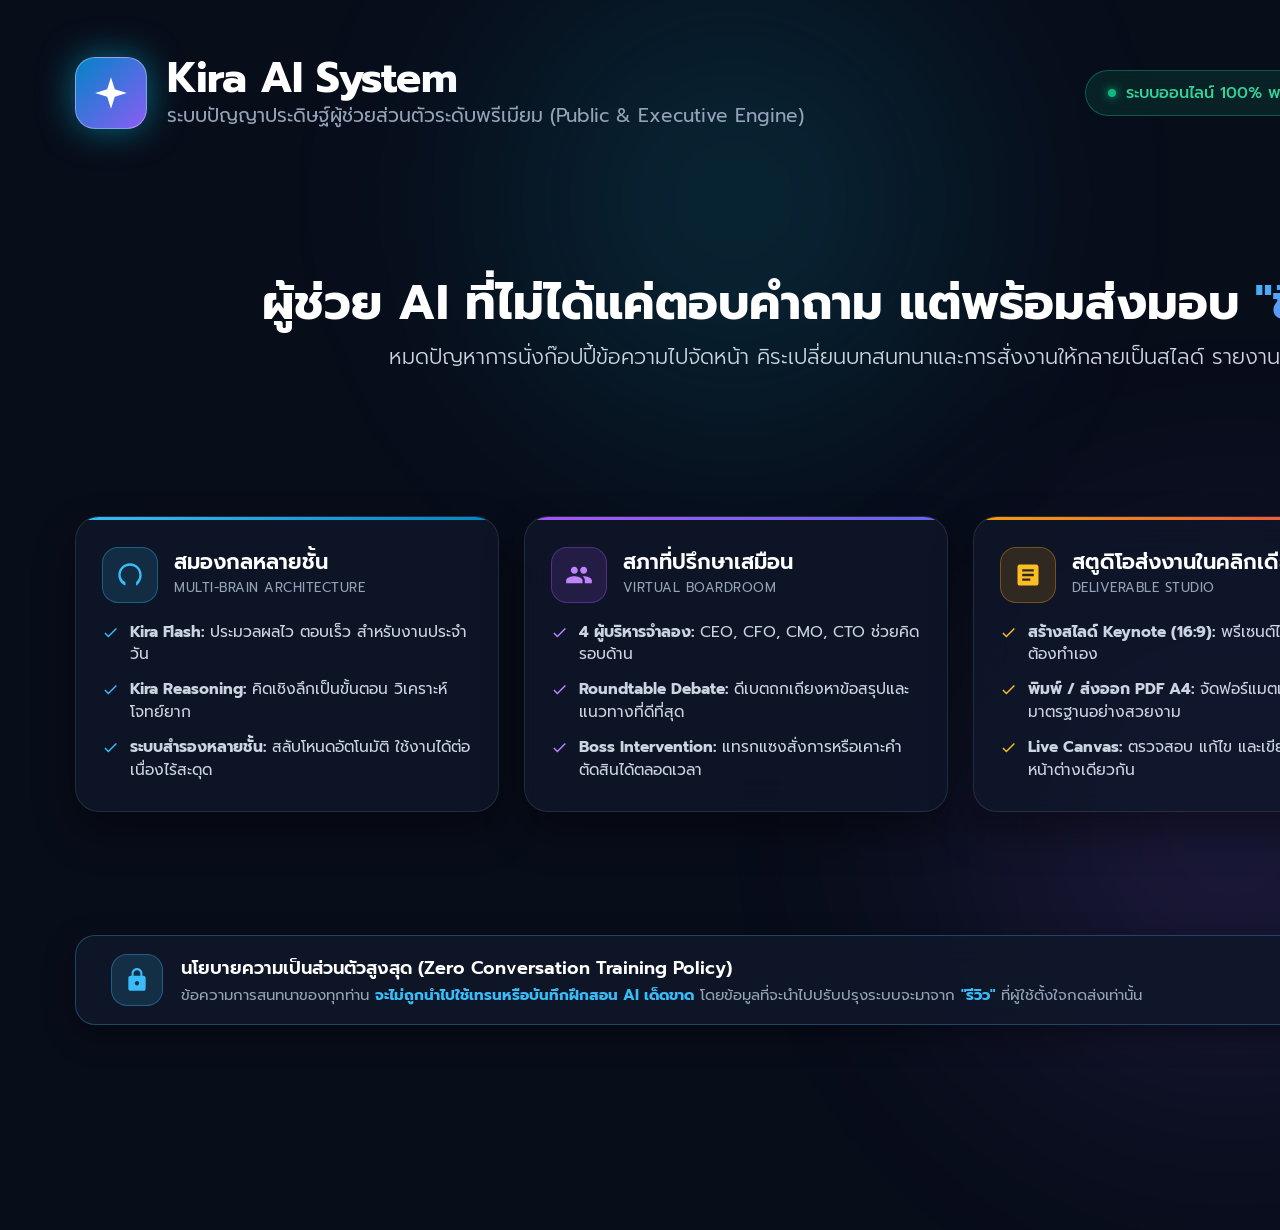
<file: scratch/infographic_16x9.html>
<!DOCTYPE html>
<html lang="th">
<head>
    <meta charset="UTF-8">
    <link href="https://fonts.googleapis.com/css2?family=Prompt:wght@300;400;500;600;700&display=swap" rel="stylesheet">
    <style>
        * { margin: 0; padding: 0; box-sizing: border-box; }
        body {
            width: 1920px;
            height: 1080px;
            background: #080d1a;
            color: #f8fafc;
            font-family: 'Prompt', 'Leelawadee UI', sans-serif;
            overflow: hidden;
            position: relative;
            display: flex;
            flex-direction: column;
            justify-content: space-between;
            padding: 55px 75px;
        }

        .ambient-glow-1 {
            position: absolute;
            top: -150px;
            left: 20%;
            width: 700px;
            height: 700px;
            background: radial-gradient(circle, rgba(6, 182, 212, 0.18) 0%, rgba(6, 182, 212, 0) 70%);
            filter: blur(80px);
            z-index: 0;
            pointer-events: none;
        }
        .ambient-glow-2 {
            position: absolute;
            bottom: -150px;
            right: 15%;
            width: 800px;
            height: 800px;
            background: radial-gradient(circle, rgba(139, 92, 246, 0.18) 0%, rgba(139, 92, 246, 0) 70%);
            filter: blur(90px);
            z-index: 0;
            pointer-events: none;
        }

        /* Header */
        .header {
            position: relative;
            z-index: 10;
            display: flex;
            justify-content: space-between;
            align-items: center;
        }
        .brand-group {
            display: flex;
            align-items: center;
            gap: 20px;
        }
        .brand-logo {
            width: 72px;
            height: 72px;
            background: linear-gradient(135deg, #0284c7, #8b5cf6);
            border-radius: 20px;
            display: flex;
            align-items: center;
            justify-content: center;
            box-shadow: 0 0 35px rgba(6, 182, 212, 0.55);
            border: 1px solid rgba(255, 255, 255, 0.35);
        }
        .brand-logo svg {
            width: 38px;
            height: 38px;
            fill: #ffffff;
        }
        .brand-text h1 {
            font-size: 42px;
            font-weight: 700;
            letter-spacing: -0.5px;
            background: linear-gradient(135deg, #ffffff 40%, #93c5fd 100%);
            -webkit-background-clip: text;
            -webkit-text-fill-color: transparent;
            line-height: 1.1;
        }
        .brand-text p {
            font-size: 19px;
            color: #94a3b8;
            font-weight: 400;
        }

        .header-badges {
            display: flex;
            gap: 15px;
        }
        .pill-badge {
            background: rgba(255, 255, 255, 0.06);
            border: 1px solid rgba(255, 255, 255, 0.12);
            padding: 10px 22px;
            border-radius: 30px;
            font-size: 16px;
            font-weight: 500;
            color: #cbd5e1;
            display: flex;
            align-items: center;
            gap: 10px;
            backdrop-filter: blur(10px);
        }
        .pill-badge.highlight {
            background: rgba(16, 185, 129, 0.12);
            border-color: rgba(16, 185, 129, 0.4);
            color: #34d399;
        }
        .dot {
            width: 8px;
            height: 8px;
            border-radius: 50%;
            background: #10b981;
            box-shadow: 0 0 10px #10b981;
        }

        /* Hero Pitch */
        .hero-pitch {
            position: relative;
            z-index: 10;
            text-align: center;
            margin: 20px 0 10px 0;
        }
        .hero-pitch h2 {
            font-size: 48px;
            font-weight: 700;
            line-height: 1.25;
            color: #ffffff;
            margin-bottom: 8px;
        }
        .hero-pitch h2 span.gradient {
            background: linear-gradient(135deg, #38bdf8 0%, #a855f7 60%, #f59e0b 100%);
            -webkit-background-clip: text;
            -webkit-text-fill-color: transparent;
        }
        .hero-pitch p {
            font-size: 21px;
            color: #cbd5e1;
            font-weight: 300;
            max-width: 1250px;
            margin: 0 auto;
        }

        /* 4 Core Pillars Grid */
        .grid-pillars {
            position: relative;
            z-index: 10;
            display: grid;
            grid-template-columns: repeat(4, 1fr);
            gap: 25px;
            margin-top: 10px;
        }
        .pillar-card {
            background: rgba(15, 23, 42, 0.75);
            border: 1px solid rgba(255, 255, 255, 0.1);
            border-radius: 24px;
            padding: 30px 26px;
            backdrop-filter: blur(20px);
            display: flex;
            flex-direction: column;
            justify-content: space-between;
            position: relative;
            overflow: hidden;
            box-shadow: 0 20px 40px rgba(0, 0, 0, 0.4);
        }
        .pillar-card::before {
            content: '';
            position: absolute;
            top: 0; left: 0; right: 0; height: 3px;
        }
        .pillar-card.card-1::before { background: linear-gradient(90deg, #38bdf8, #0284c7); }
        .pillar-card.card-2::before { background: linear-gradient(90deg, #a855f7, #6366f1); }
        .pillar-card.card-3::before { background: linear-gradient(90deg, #f59e0b, #ef4444); }
        .pillar-card.card-4::before { background: linear-gradient(90deg, #10b981, #06b6d4); }

        .card-header {
            display: flex;
            align-items: center;
            gap: 16px;
            margin-bottom: 18px;
        }
        .icon-box {
            width: 56px;
            height: 56px;
            border-radius: 16px;
            display: flex;
            align-items: center;
            justify-content: center;
        }
        .icon-box svg {
            width: 28px;
            height: 28px;
        }
        .card-1 .icon-box { background: rgba(56, 189, 248, 0.15); border: 1px solid rgba(56, 189, 248, 0.35); }
        .card-1 .icon-box svg { fill: #38bdf8; }
        .card-2 .icon-box { background: rgba(168, 85, 247, 0.15); border: 1px solid rgba(168, 85, 247, 0.35); }
        .card-2 .icon-box svg { fill: #c084fc; }
        .card-3 .icon-box { background: rgba(245, 158, 11, 0.15); border: 1px solid rgba(245, 158, 11, 0.35); }
        .card-3 .icon-box svg { fill: #fbbf24; }
        .card-4 .icon-box { background: rgba(16, 185, 129, 0.15); border: 1px solid rgba(16, 185, 129, 0.35); }
        .card-4 .icon-box svg { fill: #34d399; }

        .card-title-box h3 {
            font-size: 21px;
            font-weight: 600;
            color: #ffffff;
            line-height: 1.2;
        }
        .card-title-box span {
            font-size: 13px;
            color: #94a3b8;
            font-weight: 400;
            text-transform: uppercase;
            letter-spacing: 0.5px;
        }

        .feature-list {
            list-style: none;
            display: flex;
            flex-direction: column;
            gap: 13px;
            margin-top: 10px;
        }
        .feature-list li {
            font-size: 15.5px;
            color: #cbd5e1;
            line-height: 1.45;
            display: flex;
            align-items: flex-start;
            gap: 11px;
        }
        .check-icon {
            width: 17px;
            height: 17px;
            margin-top: 3px;
            flex-shrink: 0;
        }
        .card-1 .check-icon { fill: #38bdf8; }
        .card-2 .check-icon { fill: #c084fc; }
        .card-3 .check-icon { fill: #fbbf24; }
        .card-4 .check-icon { fill: #34d399; }

        /* Trust & Privacy Guarantee Footer */
        .trust-footer {
            position: relative;
            z-index: 10;
            background: rgba(15, 23, 42, 0.88);
            border: 1px solid rgba(56, 189, 248, 0.3);
            border-radius: 20px;
            padding: 18px 35px;
            display: flex;
            justify-content: space-between;
            align-items: center;
            backdrop-filter: blur(15px);
            box-shadow: 0 10px 30px rgba(0, 0, 0, 0.35);
        }
        .trust-privacy {
            display: flex;
            align-items: center;
            gap: 18px;
        }
        .shield-icon {
            width: 52px;
            height: 52px;
            border-radius: 16px;
            display: flex;
            align-items: center;
            justify-content: center;
            background: rgba(56, 189, 248, 0.15);
            border: 1px solid rgba(56, 189, 248, 0.35);
            flex-shrink: 0;
        }
        .shield-icon svg {
            width: 26px;
            height: 26px;
            fill: #38bdf8;
        }
        .trust-text h4 {
            font-size: 18px;
            font-weight: 600;
            color: #ffffff;
            margin-bottom: 2px;
        }
        .trust-text p {
            font-size: 15px;
            color: #94a3b8;
        }
        .trust-text p strong {
            color: #38bdf8;
        }

        .cta-group {
            display: flex;
            align-items: center;
            gap: 20px;
        }
        .free-quota-badge {
            font-size: 16px;
            color: #cbd5e1;
            font-weight: 500;
        }
        .free-quota-badge strong {
            color: #fbbf24;
        }
        .btn-launch {
            background: linear-gradient(135deg, #0284c7, #6366f1);
            color: #ffffff;
            font-size: 17px;
            font-weight: 600;
            padding: 12px 28px;
            border-radius: 12px;
            display: flex;
            align-items: center;
            gap: 10px;
            box-shadow: 0 0 20px rgba(99, 102, 241, 0.4);
            border: 1px solid rgba(255, 255, 255, 0.2);
        }
        .btn-launch svg {
            width: 16px;
            height: 16px;
            fill: #ffffff;
        }
    </style>
</head>
<body>
    <div class="ambient-glow-1"></div>
    <div class="ambient-glow-2"></div>

    <!-- Header -->
    <div class="header">
        <div class="brand-group">
            <div class="brand-logo">
                <svg viewBox="0 0 24 24"><path d="M12 2L14.4 9.6L22 12L14.4 14.4L12 22L9.6 14.4L2 12L9.6 9.6L12 2Z"/></svg>
            </div>
            <div class="brand-text">
                <h1>Kira AI System</h1>
                <p>ระบบปัญญาประดิษฐ์ผู้ช่วยส่วนตัวระดับพรีเมียม (Public & Executive Engine)</p>
            </div>
        </div>
        <div class="header-badges">
            <div class="pill-badge highlight">
                <span class="dot"></span>
                <span>ระบบออนไลน์ 100% พร้อมใช้งาน</span>
            </div>
            <div class="pill-badge">
                <span>ภาษาไทยธรรมชาติ 100%</span>
            </div>
            <div class="pill-badge">
                <span>ความปลอดภัยข้อมูลสูงสุด</span>
            </div>
        </div>
    </div>

    <!-- Hero Pitch -->
    <div class="hero-pitch">
        <h2>ผู้ช่วย AI ที่ไม่ได้แค่ตอบคำถาม แต่พร้อมส่งมอบ <span class="gradient">"ชิ้นงานจริง"</span> ให้คุณ</h2>
        <p>หมดปัญหาการนั่งก๊อปปี้ข้อความไปจัดหน้า คิระเปลี่ยนบทสนทนาและการสั่งงานให้กลายเป็นสไลด์ รายงาน และผลงานเสร็จสมบูรณ์ทันที</p>
    </div>

    <!-- 4 Core Pillars Grid -->
    <div class="grid-pillars">
        <!-- Card 1 -->
        <div class="pillar-card card-1">
            <div>
                <div class="card-header">
                    <div class="icon-box">
                        <svg viewBox="0 0 24 24"><path d="M12 2C6.48 2 2 6.48 2 12c0 3.84 2.16 7.18 5.34 8.86.37.19.78-.12.78-.54v-1.74c0-.38-.26-.71-.62-.83A6.994 6.994 0 0 1 4 12c0-4.41 3.59-8 8-8s8 3.59 8 8c0 2.21-.9 4.21-2.35 5.66-.27.27-.42.64-.42 1.02v1.74c0 .42.41.73.78.54C19.84 19.18 22 15.84 22 12c0-5.52-4.48-10-10-10z"/></svg>
                    </div>
                    <div class="card-title-box">
                        <h3>สมองกลหลายชั้น</h3>
                        <span>Multi-Brain Architecture</span>
                    </div>
                </div>
                <ul class="feature-list">
                    <li><svg class="check-icon" viewBox="0 0 24 24"><path d="M9 16.17L4.83 12l-1.42 1.41L9 19 21 7l-1.41-1.41z"/></svg><span><strong>Kira Flash:</strong> ประมวลผลไว ตอบเร็ว สำหรับงานประจำวัน</span></li>
                    <li><svg class="check-icon" viewBox="0 0 24 24"><path d="M9 16.17L4.83 12l-1.42 1.41L9 19 21 7l-1.41-1.41z"/></svg><span><strong>Kira Reasoning:</strong> คิดเชิงลึกเป็นขั้นตอน วิเคราะห์โจทย์ยาก</span></li>
                    <li><svg class="check-icon" viewBox="0 0 24 24"><path d="M9 16.17L4.83 12l-1.42 1.41L9 19 21 7l-1.41-1.41z"/></svg><span><strong>ระบบสำรองหลายชั้น:</strong> สลับโหนดอัตโนมัติ ใช้งานได้ต่อเนื่องไร้สะดุด</span></li>
                </ul>
            </div>
        </div>

        <!-- Card 2 -->
        <div class="pillar-card card-2">
            <div>
                <div class="card-header">
                    <div class="icon-box">
                        <svg viewBox="0 0 24 24"><path d="M16 11c1.66 0 2.99-1.34 2.99-3S17.66 5 16 5c-1.66 0-3 1.34-3 3s1.34 3 3 3zm-8 0c1.66 0 2.99-1.34 2.99-3S9.66 5 8 5C6.34 5 5 6.34 5 8s1.34 3 3 3zm0 2c-2.33 0-7 1.17-7 3.5V19h14v-2.5c0-2.33-4.67-3.5-7-3.5zm8 0c-.29 0-.62.02-.97.05 1.16.84 1.97 1.97 1.97 3.45V19h6v-2.5c0-2.33-4.67-3.5-7-3.5z"/></svg>
                    </div>
                    <div class="card-title-box">
                        <h3>สภาที่ปรึกษาเสมือน</h3>
                        <span>Virtual Boardroom</span>
                    </div>
                </div>
                <ul class="feature-list">
                    <li><svg class="check-icon" viewBox="0 0 24 24"><path d="M9 16.17L4.83 12l-1.42 1.41L9 19 21 7l-1.41-1.41z"/></svg><span><strong>4 ผู้บริหารจำลอง:</strong> CEO, CFO, CMO, CTO ช่วยคิดรอบด้าน</span></li>
                    <li><svg class="check-icon" viewBox="0 0 24 24"><path d="M9 16.17L4.83 12l-1.42 1.41L9 19 21 7l-1.41-1.41z"/></svg><span><strong>Roundtable Debate:</strong> ดีเบตถกเถียงหาข้อสรุปและแนวทางที่ดีที่สุด</span></li>
                    <li><svg class="check-icon" viewBox="0 0 24 24"><path d="M9 16.17L4.83 12l-1.42 1.41L9 19 21 7l-1.41-1.41z"/></svg><span><strong>Boss Intervention:</strong> แทรกแซงสั่งการหรือเคาะคำตัดสินได้ตลอดเวลา</span></li>
                </ul>
            </div>
        </div>

        <!-- Card 3 -->
        <div class="pillar-card card-3">
            <div>
                <div class="card-header">
                    <div class="icon-box">
                        <svg viewBox="0 0 24 24"><path d="M19 3H5c-1.1 0-2 .9-2 2v14c0 1.1.9 2 2 2h14c1.1 0 2-.9 2-2V5c0-1.1-.9-2-2-2zm-5 14H7v-2h7v2zm3-4H7v-2h10v2zm0-4H7V7h10v2z"/></svg>
                    </div>
                    <div class="card-title-box">
                        <h3>สตูดิโอส่งงานในคลิกเดียว</h3>
                        <span>Deliverable Studio</span>
                    </div>
                </div>
                <ul class="feature-list">
                    <li><svg class="check-icon" viewBox="0 0 24 24"><path d="M9 16.17L4.83 12l-1.42 1.41L9 19 21 7l-1.41-1.41z"/></svg><span><strong>สร้างสไลด์ Keynote (16:9):</strong> พรีเซนต์ได้ทันที ไม่ต้องทำเอง</span></li>
                    <li><svg class="check-icon" viewBox="0 0 24 24"><path d="M9 16.17L4.83 12l-1.42 1.41L9 19 21 7l-1.41-1.41z"/></svg><span><strong>พิมพ์ / ส่งออก PDF A4:</strong> จัดฟอร์แมตเอกสารมาตรฐานอย่างสวยงาม</span></li>
                    <li><svg class="check-icon" viewBox="0 0 24 24"><path d="M9 16.17L4.83 12l-1.42 1.41L9 19 21 7l-1.41-1.41z"/></svg><span><strong>Live Canvas:</strong> ตรวจสอบ แก้ไข และเขียนงานสดในหน้าต่างเดียวกัน</span></li>
                </ul>
            </div>
        </div>

        <!-- Card 4 -->
        <div class="pillar-card card-4">
            <div>
                <div class="card-header">
                    <div class="icon-box">
                        <svg viewBox="0 0 24 24"><path d="M12 1L3 5v6c0 5.55 3.84 10.74 9 12 5.16-1.26 9-6.45 9-12V5l-9-4zm0 10.99h7c-.53 4.12-3.28 7.79-7 8.94V12H5V6.3l7-3.11v8.8z"/></svg>
                    </div>
                    <div class="card-title-box">
                        <h3>คลังออฟไลน์ & ดูแลทุกวัย</h3>
                        <span>Offline Vault & Adaptive</span>
                    </div>
                </div>
                <ul class="feature-list">
                    <li><svg class="check-icon" viewBox="0 0 24 24"><path d="M9 16.17L4.83 12l-1.42 1.41L9 19 21 7l-1.41-1.41z"/></svg><span><strong>Offline Vault:</strong> ทำงาน บันทึก และค้นหาเอกสารได้แม้ไม่มีเน็ต</span></li>
                    <li><svg class="check-icon" viewBox="0 0 24 24"><path d="M9 16.17L4.83 12l-1.42 1.41L9 19 21 7l-1.41-1.41z"/></svg><span><strong>PWA Mobile App:</strong> ติดตั้งลงสมาร์ตโฟนและคอมได้ทันที</span></li>
                    <li><svg class="check-icon" viewBox="0 0 24 24"><path d="M9 16.17L4.83 12l-1.42 1.41L9 19 21 7l-1.41-1.41z"/></svg><span><strong>Silver Care Mode:</strong> โหมดวัยเก๋าอุ่นใจ ตัวหนังสือใหญ่สั่งด้วยเสียง</span></li>
                </ul>
            </div>
        </div>
    </div>

    <!-- Trust & Privacy Guarantee Footer -->
    <div class="trust-footer">
        <div class="trust-privacy">
            <div class="shield-icon">
                <svg viewBox="0 0 24 24"><path d="M18 8h-1V6c0-2.76-2.24-5-5-5S7 3.24 7 6v2H6c-1.1 0-2 .9-2 2v10c0 1.1.9 2 2 2h12c1.1 0 2-.9 2-2V10c0-1.1-.9-2-2-2zm-6 9c-1.1 0-2-.9-2-2s.9-2 2-2 2 .9 2 2-.9 2-2 2zm3.1-9H8.9V6c0-1.71 1.39-3.1 3.1-3.1 1.71 0 3.1 1.39 3.1 3.1v2z"/></svg>
            </div>
            <div class="trust-text">
                <h4>นโยบายความเป็นส่วนตัวสูงสุด (Zero Conversation Training Policy)</h4>
                <p>ข้อความการสนทนาของทุกท่าน <strong>จะไม่ถูกนำไปใช้เทรนหรือบันทึกฝึกสอน AI เด็ดขาด</strong> โดยข้อมูลที่จะนำไปปรับปรุงระบบจะมาจาก <strong>"รีวิว"</strong> ที่ผู้ใช้ตั้งใจกดส่งเท่านั้น</p>
            </div>
        </div>
        <div class="cta-group">
            <div class="free-quota-badge">
                ใช้งานฟรี <strong>15 โควต้า/วัน</strong>
            </div>
            <div class="btn-launch">
                <span>เริ่มต้นใช้งานทันที</span>
                <svg viewBox="0 0 24 24"><path d="M5 12h14M12 5l7 7-7 7"/></svg>
            </div>
        </div>
    </div>
</body>
</html>
</file>
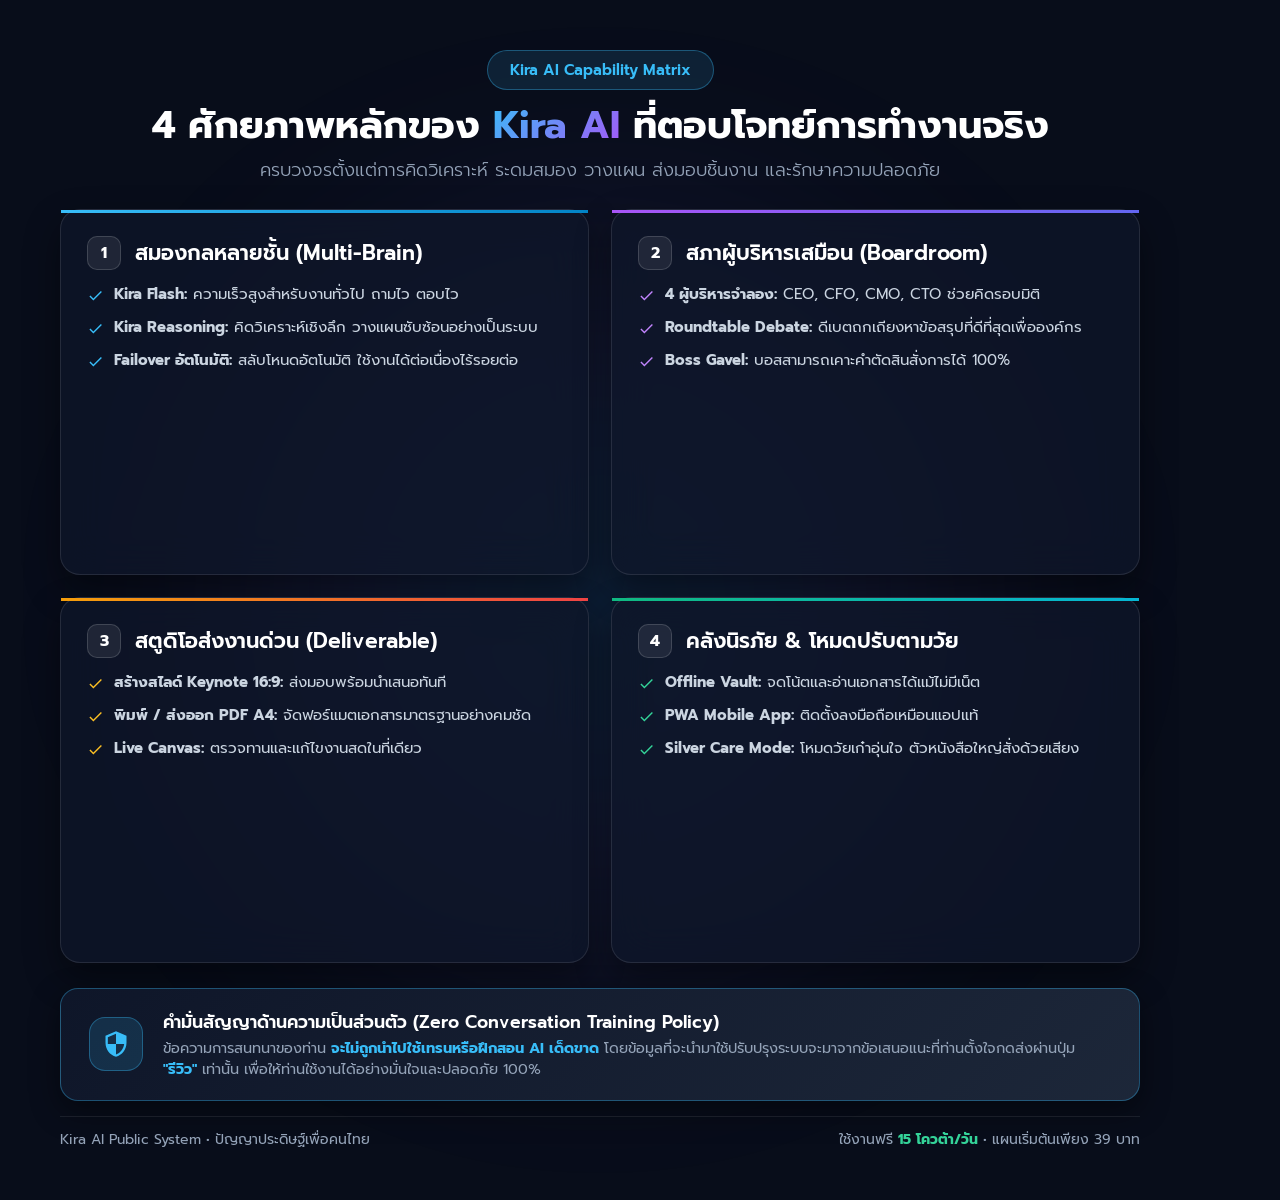
<file: scratch/infographic_1x1.html>
<!DOCTYPE html>
<html lang="th">
<head>
    <meta charset="UTF-8">
    <link href="https://fonts.googleapis.com/css2?family=Prompt:wght@300;400;500;600;700&display=swap" rel="stylesheet">
    <style>
        * { margin: 0; padding: 0; box-sizing: border-box; }
        body {
            width: 1200px;
            height: 1200px;
            background: #080d1a;
            color: #f8fafc;
            font-family: 'Prompt', 'Leelawadee UI', sans-serif;
            overflow: hidden;
            position: relative;
            display: flex;
            flex-direction: column;
            justify-content: space-between;
            padding: 50px 60px;
        }

        .ambient-glow-center {
            position: absolute;
            top: 50%;
            left: 50%;
            transform: translate(-50%, -50%);
            width: 900px;
            height: 900px;
            background: radial-gradient(circle, rgba(14, 165, 233, 0.14) 0%, rgba(139, 92, 246, 0.09) 50%, rgba(0,0,0,0) 70%);
            filter: blur(100px);
            z-index: 0;
            pointer-events: none;
        }

        /* Top Header */
        .top-header {
            position: relative;
            z-index: 10;
            text-align: center;
        }
        .brand-badge {
            display: inline-flex;
            align-items: center;
            gap: 10px;
            background: rgba(56, 189, 248, 0.12);
            border: 1px solid rgba(56, 189, 248, 0.35);
            padding: 8px 22px;
            border-radius: 30px;
            font-size: 15px;
            font-weight: 600;
            color: #38bdf8;
            margin-bottom: 12px;
        }
        .main-title {
            font-size: 38px;
            font-weight: 700;
            line-height: 1.25;
            color: #ffffff;
        }
        .main-title span.grad {
            background: linear-gradient(135deg, #38bdf8 0%, #a855f7 100%);
            -webkit-background-clip: text;
            -webkit-text-fill-color: transparent;
        }
        .sub-title {
            font-size: 18px;
            color: #94a3b8;
            margin-top: 6px;
            font-weight: 300;
        }

        /* 4-Quadrant Grid */
        .grid-matrix {
            position: relative;
            z-index: 10;
            display: grid;
            grid-template-columns: 1fr 1fr;
            grid-template-rows: 1fr 1fr;
            gap: 22px;
            margin: 25px 0;
            flex-grow: 1;
        }
        .quad-card {
            background: rgba(15, 23, 42, 0.78);
            border: 1px solid rgba(255, 255, 255, 0.1);
            border-radius: 20px;
            padding: 26px 26px;
            backdrop-filter: blur(20px);
            display: flex;
            flex-direction: column;
            justify-content: space-between;
            box-shadow: 0 15px 35px rgba(0, 0, 0, 0.4);
            position: relative;
        }
        .quad-card::before {
            content: '';
            position: absolute;
            top: 0; left: 0; right: 0; height: 3px;
        }
        .q1::before { background: linear-gradient(90deg, #38bdf8, #0284c7); }
        .q2::before { background: linear-gradient(90deg, #a855f7, #6366f1); }
        .q3::before { background: linear-gradient(90deg, #f59e0b, #ef4444); }
        .q4::before { background: linear-gradient(90deg, #10b981, #06b6d4); }

        .card-top {
            display: flex;
            align-items: center;
            gap: 14px;
            margin-bottom: 14px;
        }
        .q-num {
            width: 34px;
            height: 34px;
            border-radius: 10px;
            background: rgba(255, 255, 255, 0.08);
            border: 1px solid rgba(255, 255, 255, 0.15);
            display: flex;
            align-items: center;
            justify-content: center;
            font-size: 16px;
            font-weight: 700;
            color: #ffffff;
        }
        .card-top h3 {
            font-size: 21px;
            font-weight: 600;
            color: #ffffff;
        }

        .q-items {
            list-style: none;
            display: flex;
            flex-direction: column;
            gap: 12px;
        }
        .q-items li {
            font-size: 15px;
            color: #cbd5e1;
            line-height: 1.4;
            display: flex;
            align-items: flex-start;
            gap: 10px;
        }
        .q-check {
            width: 17px;
            height: 17px;
            margin-top: 3px;
            flex-shrink: 0;
        }
        .q1 .q-check { fill: #38bdf8; }
        .q2 .q-check { fill: #c084fc; }
        .q3 .q-check { fill: #fbbf24; }
        .q4 .q-check { fill: #34d399; }

        /* Privacy Banner Box */
        .privacy-box {
            position: relative;
            z-index: 10;
            background: linear-gradient(135deg, rgba(15, 23, 42, 0.95), rgba(30, 41, 59, 0.95));
            border: 1px solid rgba(56, 189, 248, 0.35);
            border-radius: 18px;
            padding: 20px 28px;
            display: flex;
            align-items: center;
            gap: 20px;
            box-shadow: 0 10px 30px rgba(0, 0, 0, 0.45);
        }
        .p-icon {
            width: 54px;
            height: 54px;
            border-radius: 16px;
            display: flex;
            align-items: center;
            justify-content: center;
            background: rgba(56, 189, 248, 0.15);
            border: 1px solid rgba(56, 189, 248, 0.35);
            flex-shrink: 0;
        }
        .p-icon svg {
            width: 28px;
            height: 28px;
            fill: #38bdf8;
        }
        .p-content h4 {
            font-size: 17.5px;
            font-weight: 600;
            color: #ffffff;
            margin-bottom: 3px;
        }
        .p-content p {
            font-size: 14.5px;
            color: #94a3b8;
            line-height: 1.45;
        }
        .p-content p strong {
            color: #38bdf8;
        }

        /* Bottom Footer */
        .bottom-bar {
            position: relative;
            z-index: 10;
            display: flex;
            justify-content: space-between;
            align-items: center;
            margin-top: 15px;
            padding-top: 12px;
            border-top: 1px solid rgba(255, 255, 255, 0.08);
            font-size: 14px;
            color: #94a3b8;
        }
        .bottom-bar strong {
            color: #34d399;
        }
    </style>
</head>
<body>
    <div class="ambient-glow-center"></div>

    <div class="top-header">
        <div class="brand-badge">
            <span>Kira AI Capability Matrix</span>
        </div>
        <h2 class="main-title">4 ศักยภาพหลักของ <span class="grad">Kira AI</span> ที่ตอบโจทย์การทำงานจริง</h2>
        <p class="sub-title">ครบวงจรตั้งแต่การคิดวิเคราะห์ ระดมสมอง วางแผน ส่งมอบชิ้นงาน และรักษาความปลอดภัย</p>
    </div>

    <div class="grid-matrix">
        <!-- Q1 -->
        <div class="quad-card q1">
            <div>
                <div class="card-top">
                    <div class="q-num">1</div>
                    <h3>สมองกลหลายชั้น (Multi-Brain)</h3>
                </div>
                <ul class="q-items">
                    <li><svg class="q-check" viewBox="0 0 24 24"><path d="M9 16.17L4.83 12l-1.42 1.41L9 19 21 7l-1.41-1.41z"/></svg><span><strong>Kira Flash:</strong> ความเร็วสูงสำหรับงานทั่วไป ถามไว ตอบไว</span></li>
                    <li><svg class="q-check" viewBox="0 0 24 24"><path d="M9 16.17L4.83 12l-1.42 1.41L9 19 21 7l-1.41-1.41z"/></svg><span><strong>Kira Reasoning:</strong> คิดวิเคราะห์เชิงลึก วางแผนซับซ้อนอย่างเป็นระบบ</span></li>
                    <li><svg class="q-check" viewBox="0 0 24 24"><path d="M9 16.17L4.83 12l-1.42 1.41L9 19 21 7l-1.41-1.41z"/></svg><span><strong>Failover อัตโนมัติ:</strong> สลับโหนดอัตโนมัติ ใช้งานได้ต่อเนื่องไร้รอยต่อ</span></li>
                </ul>
            </div>
        </div>

        <!-- Q2 -->
        <div class="quad-card q2">
            <div>
                <div class="card-top">
                    <div class="q-num">2</div>
                    <h3>สภาผู้บริหารเสมือน (Boardroom)</h3>
                </div>
                <ul class="q-items">
                    <li><svg class="q-check" viewBox="0 0 24 24"><path d="M9 16.17L4.83 12l-1.42 1.41L9 19 21 7l-1.41-1.41z"/></svg><span><strong>4 ผู้บริหารจำลอง:</strong> CEO, CFO, CMO, CTO ช่วยคิดรอบมิติ</span></li>
                    <li><svg class="q-check" viewBox="0 0 24 24"><path d="M9 16.17L4.83 12l-1.42 1.41L9 19 21 7l-1.41-1.41z"/></svg><span><strong>Roundtable Debate:</strong> ดีเบตถกเถียงหาข้อสรุปที่ดีที่สุดเพื่อองค์กร</span></li>
                    <li><svg class="q-check" viewBox="0 0 24 24"><path d="M9 16.17L4.83 12l-1.42 1.41L9 19 21 7l-1.41-1.41z"/></svg><span><strong>Boss Gavel:</strong> บอสสามารถเคาะคำตัดสินสั่งการได้ 100%</span></li>
                </ul>
            </div>
        </div>

        <!-- Q3 -->
        <div class="quad-card q3">
            <div>
                <div class="card-top">
                    <div class="q-num">3</div>
                    <h3>สตูดิโอส่งงานด่วน (Deliverable)</h3>
                </div>
                <ul class="q-items">
                    <li><svg class="q-check" viewBox="0 0 24 24"><path d="M9 16.17L4.83 12l-1.42 1.41L9 19 21 7l-1.41-1.41z"/></svg><span><strong>สร้างสไลด์ Keynote 16:9:</strong> ส่งมอบพร้อมนำเสนอทันที</span></li>
                    <li><svg class="q-check" viewBox="0 0 24 24"><path d="M9 16.17L4.83 12l-1.42 1.41L9 19 21 7l-1.41-1.41z"/></svg><span><strong>พิมพ์ / ส่งออก PDF A4:</strong> จัดฟอร์แมตเอกสารมาตรฐานอย่างคมชัด</span></li>
                    <li><svg class="q-check" viewBox="0 0 24 24"><path d="M9 16.17L4.83 12l-1.42 1.41L9 19 21 7l-1.41-1.41z"/></svg><span><strong>Live Canvas:</strong> ตรวจทานและแก้ไขงานสดในที่เดียว</span></li>
                </ul>
            </div>
        </div>

        <!-- Q4 -->
        <div class="quad-card q4">
            <div>
                <div class="card-top">
                    <div class="q-num">4</div>
                    <h3>คลังนิรภัย & โหมดปรับตามวัย</h3>
                </div>
                <ul class="q-items">
                    <li><svg class="q-check" viewBox="0 0 24 24"><path d="M9 16.17L4.83 12l-1.42 1.41L9 19 21 7l-1.41-1.41z"/></svg><span><strong>Offline Vault:</strong> จดโน้ตและอ่านเอกสารได้แม้ไม่มีเน็ต</span></li>
                    <li><svg class="q-check" viewBox="0 0 24 24"><path d="M9 16.17L4.83 12l-1.42 1.41L9 19 21 7l-1.41-1.41z"/></svg><span><strong>PWA Mobile App:</strong> ติดตั้งลงมือถือเหมือนแอปแท้</span></li>
                    <li><svg class="q-check" viewBox="0 0 24 24"><path d="M9 16.17L4.83 12l-1.42 1.41L9 19 21 7l-1.41-1.41z"/></svg><span><strong>Silver Care Mode:</strong> โหมดวัยเก๋าอุ่นใจ ตัวหนังสือใหญ่สั่งด้วยเสียง</span></li>
                </ul>
            </div>
        </div>
    </div>

    <!-- Privacy Box -->
    <div class="privacy-box">
        <div class="p-icon">
            <svg viewBox="0 0 24 24"><path d="M12 1L3 5v6c0 5.55 3.84 10.74 9 12 5.16-1.26 9-6.45 9-12V5l-9-4zm0 10.99h7c-.53 4.12-3.28 7.79-7 8.94V12H5V6.3l7-3.11v8.8z"/></svg>
        </div>
        <div class="p-content">
            <h4>คำมั่นสัญญาด้านความเป็นส่วนตัว (Zero Conversation Training Policy)</h4>
            <p>ข้อความการสนทนาของท่าน <strong>จะไม่ถูกนำไปใช้เทรนหรือฝึกสอน AI เด็ดขาด</strong> โดยข้อมูลที่จะนำมาใช้ปรับปรุงระบบจะมาจากข้อเสนอแนะที่ท่านตั้งใจกดส่งผ่านปุ่ม <strong>"รีวิว"</strong> เท่านั้น เพื่อให้ท่านใช้งานได้อย่างมั่นใจและปลอดภัย 100%</p>
        </div>
    </div>

    <div class="bottom-bar">
        <span>Kira AI Public System • ปัญญาประดิษฐ์เพื่อคนไทย</span>
        <span>ใช้งานฟรี <strong>15 โควต้า/วัน</strong> • แผนเริ่มต้นเพียง 39 บาท</span>
    </div>
</body>
</html>
</file>
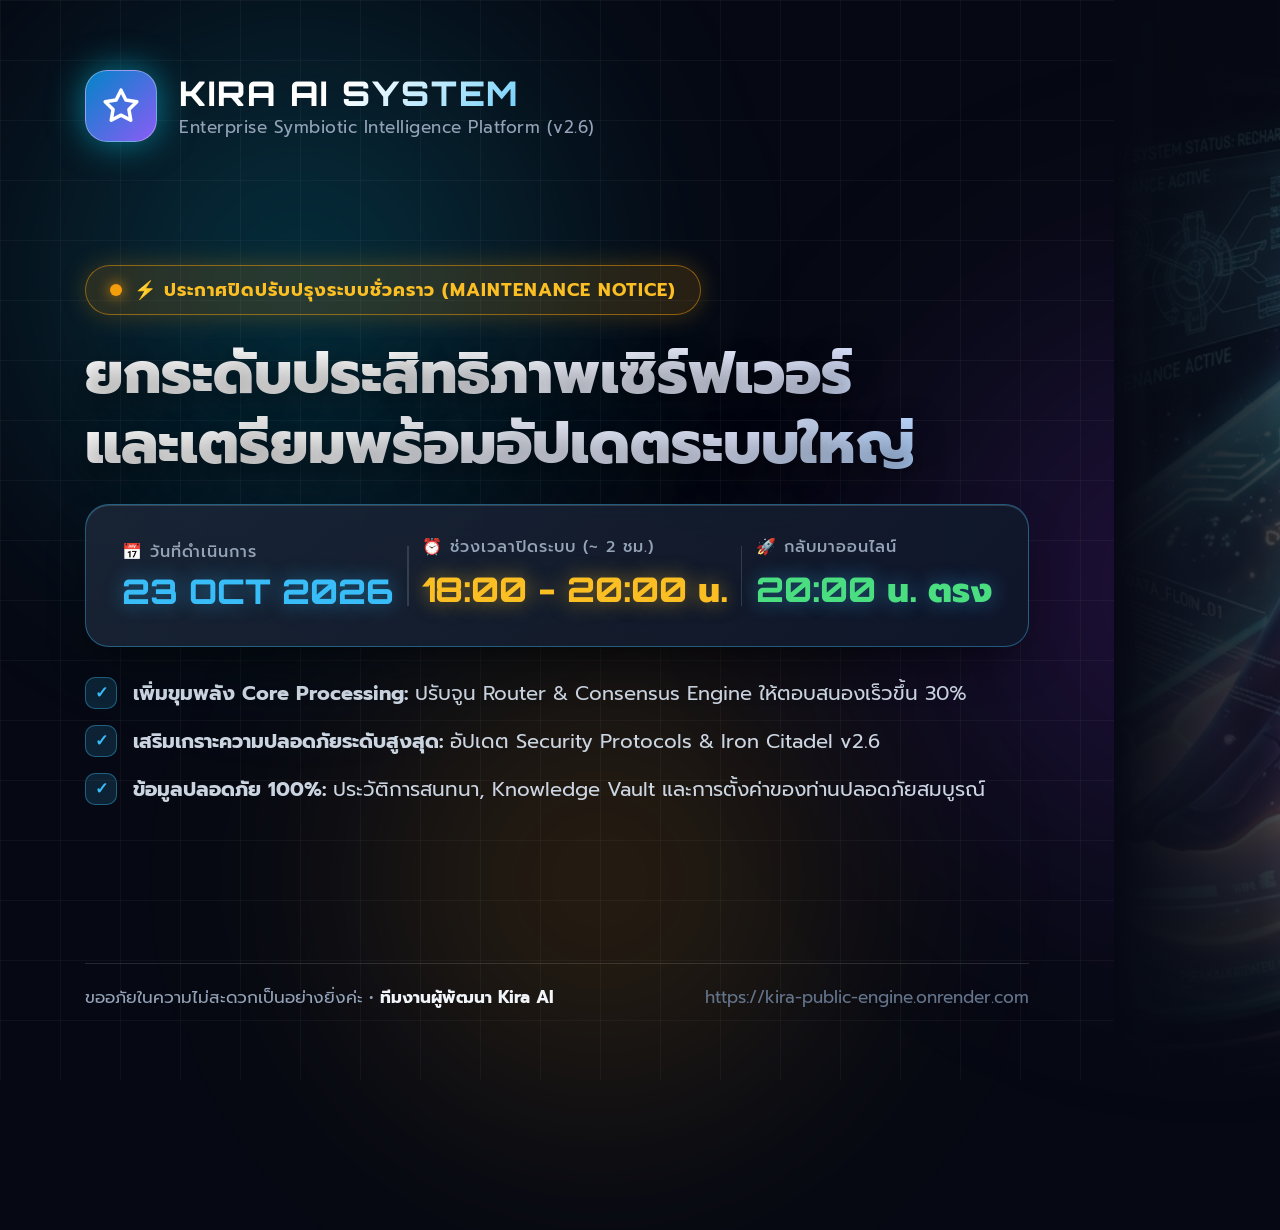
<file: scratch/maintenance_16x9.html>
<!DOCTYPE html>
<html lang="th">
<head>
    <meta charset="UTF-8">
    <link href="https://fonts.googleapis.com/css2?family=Prompt:wght@300;400;500;600;700;800&family=Orbitron:wght@600;800;900&display=swap" rel="stylesheet">
    <style>
        * { margin: 0; padding: 0; box-sizing: border-box; }
        body {
            width: 1920px;
            height: 1080px;
            background: #060913;
            color: #f8fafc;
            font-family: 'Prompt', 'Leelawadee UI', sans-serif;
            overflow: hidden;
            position: relative;
            display: flex;
        }

        /* Ambient Glows */
        .ambient-glow-cyan {
            position: absolute;
            top: -120px;
            left: -100px;
            width: 800px;
            height: 800px;
            background: radial-gradient(circle, rgba(6, 182, 212, 0.25) 0%, rgba(6, 182, 212, 0) 70%);
            filter: blur(80px);
            z-index: 1;
            pointer-events: none;
        }
        .ambient-glow-amber {
            position: absolute;
            bottom: -150px;
            left: 250px;
            width: 700px;
            height: 700px;
            background: radial-gradient(circle, rgba(245, 158, 11, 0.18) 0%, rgba(245, 158, 11, 0) 70%);
            filter: blur(90px);
            z-index: 1;
            pointer-events: none;
        }
        .ambient-glow-purple {
            position: absolute;
            top: 15%;
            right: 15%;
            width: 850px;
            height: 850px;
            background: radial-gradient(circle, rgba(147, 51, 234, 0.22) 0%, rgba(147, 51, 234, 0) 70%);
            filter: blur(100px);
            z-index: 1;
            pointer-events: none;
        }

        /* Grid lines background overlay */
        .grid-overlay {
            position: absolute;
            inset: 0;
            background-image: 
                linear-gradient(rgba(255, 255, 255, 0.035) 1px, transparent 1px),
                linear-gradient(90deg, rgba(255, 255, 255, 0.035) 1px, transparent 1px);
            background-size: 60px 60px;
            z-index: 2;
            pointer-events: none;
        }

        /* Content Layout: Left Information (58%), Right Visual Art (42%) */
        .left-col {
            width: 58%;
            height: 100%;
            padding: 70px 85px;
            display: flex;
            flex-direction: column;
            justify-content: space-between;
            position: relative;
            z-index: 10;
        }

        .brand-header {
            display: flex;
            align-items: center;
            gap: 22px;
        }
        .logo-box {
            width: 72px;
            height: 72px;
            border-radius: 22px;
            background: linear-gradient(135deg, #0284c7, #8b5cf6);
            display: flex;
            align-items: center;
            justify-content: center;
            box-shadow: 0 0 35px rgba(6, 182, 212, 0.65);
            border: 1.5px solid rgba(255, 255, 255, 0.35);
        }
        .brand-info h2 {
            font-family: 'Orbitron', 'Prompt', sans-serif;
            font-size: 34px;
            font-weight: 800;
            letter-spacing: 2px;
            background: linear-gradient(135deg, #ffffff 40%, #38bdf8 100%);
            -webkit-background-clip: text;
            -webkit-text-fill-color: transparent;
        }
        .brand-info p {
            font-size: 17px;
            color: #94a3b8;
            font-weight: 400;
            letter-spacing: 0.5px;
        }

        /* Badge */
        .badge-bar {
            display: inline-flex;
            align-items: center;
            gap: 12px;
            padding: 10px 24px;
            background: rgba(245, 158, 11, 0.14);
            border: 1.5px solid rgba(245, 158, 11, 0.5);
            border-radius: 9999px;
            width: fit-content;
            box-shadow: 0 0 25px rgba(245, 158, 11, 0.25);
            margin-bottom: 24px;
        }
        .badge-dot {
            width: 12px;
            height: 12px;
            background: #f59e0b;
            border-radius: 50%;
            box-shadow: 0 0 14px #f59e0b;
        }
        .badge-text {
            font-size: 18px;
            font-weight: 700;
            color: #fbbf24;
            letter-spacing: 1px;
            text-transform: uppercase;
        }

        /* Title */
        .main-title {
            font-size: 58px;
            font-weight: 800;
            line-height: 1.2;
            margin-bottom: 26px;
            background: linear-gradient(135deg, #ffffff 30%, #e0e7ff 70%, #93c5fd 100%);
            -webkit-background-clip: text;
            -webkit-text-fill-color: transparent;
            text-shadow: 0 10px 30px rgba(0, 0, 0, 0.5);
        }

        /* Time Highlight Card */
        .time-card {
            background: linear-gradient(135deg, rgba(30, 41, 59, 0.8), rgba(15, 23, 42, 0.9));
            border: 1.5px solid rgba(56, 189, 248, 0.4);
            border-radius: 24px;
            padding: 30px 36px;
            margin-bottom: 30px;
            box-shadow: 0 20px 45px -15px rgba(0, 0, 0, 0.6), inset 0 1px 0 rgba(255, 255, 255, 0.15);
            backdrop-filter: blur(20px);
        }
        .time-row {
            display: flex;
            align-items: center;
            justify-content: space-between;
        }
        .time-item {
            display: flex;
            flex-direction: column;
            gap: 6px;
        }
        .time-label {
            font-size: 16px;
            font-weight: 500;
            color: #94a3b8;
            text-transform: uppercase;
            letter-spacing: 1px;
        }
        .time-val {
            font-size: 34px;
            font-weight: 800;
            color: #38bdf8;
            font-family: 'Orbitron', 'Prompt', sans-serif;
            text-shadow: 0 0 20px rgba(56, 189, 248, 0.45);
        }
        .time-val.clock {
            color: #fbbf24;
            text-shadow: 0 0 20px rgba(251, 191, 36, 0.5);
        }
        .time-divider {
            width: 1.5px;
            height: 60px;
            background: rgba(255, 255, 255, 0.14);
        }

        /* Bullet Points */
        .details-list {
            display: flex;
            flex-direction: column;
            gap: 16px;
            margin-bottom: 35px;
        }
        .detail-item {
            display: flex;
            align-items: center;
            gap: 16px;
            font-size: 20px;
            color: #cbd5e1;
            font-weight: 400;
        }
        .detail-icon {
            width: 32px;
            height: 32px;
            border-radius: 10px;
            background: rgba(56, 189, 248, 0.15);
            border: 1px solid rgba(56, 189, 248, 0.4);
            display: flex;
            align-items: center;
            justify-content: center;
            color: #38bdf8;
            font-size: 16px;
            flex-shrink: 0;
            font-weight: 700;
        }

        /* Footer */
        .footer-note {
            display: flex;
            justify-content: space-between;
            align-items: center;
            padding-top: 20px;
            border-top: 1px solid rgba(255, 255, 255, 0.12);
            color: #94a3b8;
            font-size: 17px;
        }
        .footer-note strong {
            color: #f1f5f9;
        }

        /* Right Visual Art Container */
        .right-col {
            width: 42%;
            height: 100%;
            position: relative;
            z-index: 5;
            display: flex;
            align-items: center;
            justify-content: center;
        }
        .image-frame {
            position: relative;
            width: 100%;
            height: 100%;
            overflow: hidden;
        }
        .image-frame img {
            width: 100%;
            height: 100%;
            object-fit: cover;
            object-position: center;
        }
        /* Gradient mask feathering into left col */
        .image-mask {
            position: absolute;
            inset: 0;
            background: linear-gradient(90deg, #060913 0%, rgba(6, 9, 19, 0.8) 18%, rgba(6, 9, 19, 0) 50%),
                        linear-gradient(0deg, #060913 0%, rgba(6, 9, 19, 0) 25%),
                        linear-gradient(180deg, #060913 0%, rgba(6, 9, 19, 0) 20%);
            pointer-events: none;
        }
        .art-badge {
            position: absolute;
            bottom: 60px;
            right: 60px;
            padding: 16px 26px;
            background: rgba(15, 23, 42, 0.88);
            border: 1.5px solid rgba(139, 92, 246, 0.5);
            border-radius: 20px;
            backdrop-filter: blur(18px);
            box-shadow: 0 15px 35px rgba(0,0,0,0.6);
            display: flex;
            align-items: center;
            gap: 16px;
        }
        .art-badge-text {
            font-size: 16px;
            font-weight: 700;
            color: #e2e8f0;
            letter-spacing: 0.5px;
        }
        .art-badge-text span {
            color: #c084fc;
            display: block;
            font-size: 13px;
            font-weight: 400;
        }
    </style>
</head>
<body>
    <div class="ambient-glow-cyan"></div>
    <div class="ambient-glow-amber"></div>
    <div class="ambient-glow-purple"></div>
    <div class="grid-overlay"></div>

    <div class="left-col">
        <div class="brand-header">
            <div class="logo-box">
                <svg width="38" height="38" viewBox="0 0 24 24" fill="none" stroke="white" stroke-width="2.2" stroke-linecap="round" stroke-linejoin="round">
                    <polygon points="12 2 15.09 8.26 22 9.27 17 14.14 18.18 21.02 12 17.77 5.82 21.02 7 14.14 2 9.27 8.91 8.26 12 2"></polygon>
                </svg>
            </div>
            <div class="brand-info">
                <h2>KIRA AI SYSTEM</h2>
                <p>Enterprise Symbiotic Intelligence Platform (v2.6)</p>
            </div>
        </div>

        <div>
            <div class="badge-bar">
                <div class="badge-dot"></div>
                <div class="badge-text">⚡ ประกาศปิดปรับปรุงระบบชั่วคราว (Maintenance Notice)</div>
            </div>

            <h1 class="main-title">
                ยกระดับประสิทธิภาพเซิร์ฟเวอร์<br>
                และเตรียมพร้อมอัปเดตระบบใหญ่
            </h1>

            <div class="time-card">
                <div class="time-row">
                    <div class="time-item">
                        <span class="time-label">📅 วันที่ดำเนินการ</span>
                        <span class="time-val">23 OCT 2026</span>
                    </div>
                    <div class="time-divider"></div>
                    <div class="time-item">
                        <span class="time-label">⏰ ช่วงเวลาปิดระบบ (~ 2 ชม.)</span>
                        <span class="time-val clock">18:00 - 20:00 น.</span>
                    </div>
                    <div class="time-divider"></div>
                    <div class="time-item">
                        <span class="time-label">🚀 กลับมาออนไลน์</span>
                        <span class="time-val" style="color: #4ade80;">20:00 น. ตรง</span>
                    </div>
                </div>
            </div>

            <div class="details-list">
                <div class="detail-item">
                    <div class="detail-icon">✓</div>
                    <span><strong>เพิ่มขุมพลัง Core Processing:</strong> ปรับจูน Router & Consensus Engine ให้ตอบสนองเร็วขึ้น 30%</span>
                </div>
                <div class="detail-item">
                    <div class="detail-icon">✓</div>
                    <span><strong>เสริมเกราะความปลอดภัยระดับสูงสุด:</strong> อัปเดต Security Protocols & Iron Citadel v2.6</span>
                </div>
                <div class="detail-item">
                    <div class="detail-icon">✓</div>
                    <span><strong>ข้อมูลปลอดภัย 100%:</strong> ประวัติการสนทนา, Knowledge Vault และการตั้งค่าของท่านปลอดภัยสมบูรณ์</span>
                </div>
            </div>
        </div>

        <div class="footer-note">
            <span>ขออภัยในความไม่สะดวกเป็นอย่างยิ่งค่ะ • <strong>ทีมงานผู้พัฒนา Kira AI</strong></span>
            <span style="color: #64748b;">https://kira-public-engine.onrender.com</span>
        </div>
    </div>

    <div class="right-col">
        <div class="image-frame">
            <img src="../static/images/kira_maintenance_art.jpg" alt="Kira Maintenance Artwork">
            <div class="image-mask"></div>
            <div class="art-badge">
                <div style="width: 12px; height: 12px; background: #a855f7; border-radius: 50%; box-shadow: 0 0 12px #a855f7;"></div>
                <div class="art-badge-text">
                    KIRA RECHARGING & OPTIMIZING
                    <span>System Sync in Progress</span>
                </div>
            </div>
        </div>
    </div>
</body>
</html>
</file>
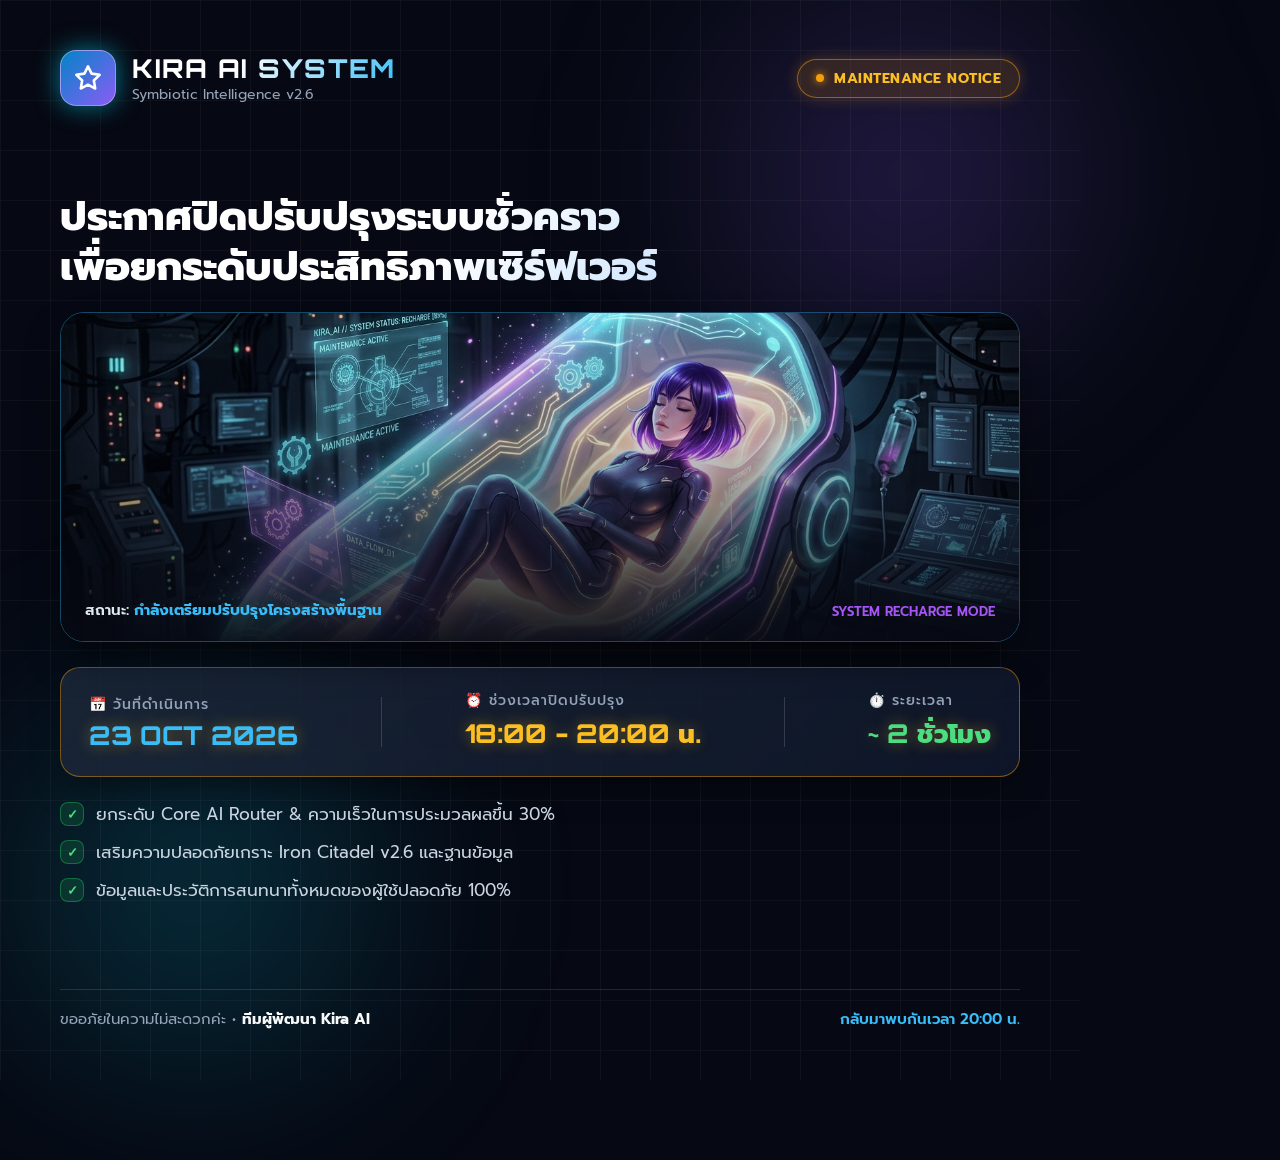
<file: scratch/maintenance_1x1.html>
<!DOCTYPE html>
<html lang="th">

<head>
    <meta charset="UTF-8">
    <link
        href="https://fonts.googleapis.com/css2?family=Prompt:wght@300;400;500;600;700;800&family=Orbitron:wght@600;800;900&display=swap"
        rel="stylesheet">
    <style>
        * {
            margin: 0;
            padding: 0;
            box-sizing: border-box;
        }

        body {
            width: 1080px;
            height: 1080px;
            background: #060913;
            color: #f8fafc;
            font-family: 'Prompt', 'Leelawadee UI', sans-serif;
            overflow: hidden;
            position: relative;
            display: flex;
            flex-direction: column;
            justify-content: space-between;
            padding: 50px 60px;
        }

        .ambient-glow-1 {
            position: absolute;
            top: -100px;
            right: -100px;
            width: 550px;
            height: 550px;
            background: radial-gradient(circle, rgba(139, 92, 246, 0.25) 0%, rgba(139, 92, 246, 0) 70%);
            filter: blur(80px);
            z-index: 1;
        }

        .ambient-glow-2 {
            position: absolute;
            bottom: -80px;
            left: -80px;
            width: 550px;
            height: 550px;
            background: radial-gradient(circle, rgba(6, 182, 212, 0.25) 0%, rgba(6, 182, 212, 0) 70%);
            filter: blur(80px);
            z-index: 1;
        }

        .grid-overlay {
            position: absolute;
            inset: 0;
            background-image:
                linear-gradient(rgba(255, 255, 255, 0.035) 1px, transparent 1px),
                linear-gradient(90deg, rgba(255, 255, 255, 0.035) 1px, transparent 1px);
            background-size: 50px 50px;
            z-index: 2;
        }

        /* Header */
        .top-bar {
            position: relative;
            z-index: 10;
            display: flex;
            justify-content: space-between;
            align-items: center;
        }

        .brand-box {
            display: flex;
            align-items: center;
            gap: 16px;
        }

        .brand-icon {
            width: 56px;
            height: 56px;
            border-radius: 16px;
            background: linear-gradient(135deg, #0284c7, #8b5cf6);
            display: flex;
            align-items: center;
            justify-content: center;
            box-shadow: 0 0 25px rgba(6, 182, 212, 0.65);
            border: 1px solid rgba(255, 255, 255, 0.35);
        }

        .brand-name {
            font-family: 'Orbitron', 'Prompt', sans-serif;
            font-size: 26px;
            font-weight: 800;
            letter-spacing: 1.5px;
            background: linear-gradient(135deg, #ffffff 40%, #38bdf8 100%);
            -webkit-background-clip: text;
            -webkit-text-fill-color: transparent;
        }

        .brand-sub {
            font-size: 14px;
            color: #94a3b8;
        }

        .badge-pill {
            display: inline-flex;
            align-items: center;
            gap: 10px;
            padding: 8px 18px;
            background: rgba(245, 158, 11, 0.14);
            border: 1.5px solid rgba(245, 158, 11, 0.5);
            border-radius: 9999px;
            color: #fbbf24;
            font-size: 14px;
            font-weight: 700;
            letter-spacing: 0.5px;
            box-shadow: 0 0 15px rgba(245, 158, 11, 0.25);
        }

        .badge-pill span {
            width: 8px;
            height: 8px;
            background: #f59e0b;
            border-radius: 50%;
            box-shadow: 0 0 8px #f59e0b;
        }

        /* Middle Body */
        .mid-content {
            position: relative;
            z-index: 10;
        }

        .headline {
            font-size: 40px;
            font-weight: 800;
            line-height: 1.25;
            margin-bottom: 20px;
            background: linear-gradient(135deg, #ffffff 40%, #93c5fd 100%);
            -webkit-background-clip: text;
            -webkit-text-fill-color: transparent;
        }

        /* Visual Showcase */
        .art-banner-box {
            position: relative;
            width: 100%;
            height: 330px;
            border-radius: 24px;
            overflow: hidden;
            border: 1.5px solid rgba(56, 189, 248, 0.35);
            box-shadow: 0 20px 40px -10px rgba(0, 0, 0, 0.7);
            margin-bottom: 25px;
        }

        .art-banner-box img {
            width: 100%;
            height: 100%;
            object-fit: cover;
            object-position: center 30%;
        }

        .art-overlay-gradient {
            position: absolute;
            inset: 0;
            background: linear-gradient(0deg, rgba(6, 9, 19, 0.95) 0%, rgba(6, 9, 19, 0.2) 60%, rgba(6, 9, 19, 0) 100%);
        }

        .art-overlay-text {
            position: absolute;
            bottom: 20px;
            left: 24px;
            right: 24px;
            display: flex;
            justify-content: space-between;
            align-items: flex-end;
        }

        .art-status {
            font-size: 15px;
            color: #e2e8f0;
            font-weight: 600;
        }

        .art-status span {
            color: #38bdf8;
            font-weight: 700;
        }

        /* Time & Date Card */
        .schedule-box {
            background: linear-gradient(135deg, rgba(30, 41, 59, 0.8), rgba(15, 23, 42, 0.9));
            border: 1.5px solid rgba(245, 158, 11, 0.45);
            border-radius: 20px;
            padding: 22px 28px;
            margin-bottom: 24px;
            box-shadow: 0 15px 35px -10px rgba(0, 0, 0, 0.5);
            display: flex;
            align-items: center;
            justify-content: space-between;
        }

        .schedule-col h4 {
            font-size: 14px;
            color: #94a3b8;
            font-weight: 500;
            text-transform: uppercase;
            letter-spacing: 1px;
            margin-bottom: 4px;
        }

        .schedule-col .val {
            font-size: 26px;
            font-weight: 800;
            font-family: 'Orbitron', 'Prompt', sans-serif;
            color: #fbbf24;
            text-shadow: 0 0 15px rgba(251, 191, 36, 0.4);
        }

        .schedule-divider {
            width: 1px;
            height: 50px;
            background: rgba(255, 255, 255, 0.15);
        }

        /* Points */
        .bullet-list {
            display: flex;
            flex-direction: column;
            gap: 12px;
        }

        .bullet-row {
            display: flex;
            align-items: center;
            gap: 12px;
            font-size: 17px;
            color: #cbd5e1;
        }

        .bullet-check {
            width: 24px;
            height: 24px;
            border-radius: 8px;
            background: rgba(34, 197, 94, 0.15);
            border: 1px solid rgba(34, 197, 94, 0.4);
            color: #4ade80;
            display: flex;
            align-items: center;
            justify-content: center;
            font-size: 13px;
            font-weight: 700;
            flex-shrink: 0;
        }

        /* Bottom */
        .bottom-bar {
            position: relative;
            z-index: 10;
            display: flex;
            justify-content: space-between;
            align-items: center;
            padding-top: 18px;
            border-top: 1px solid rgba(255, 255, 255, 0.12);
            font-size: 15px;
            color: #94a3b8;
        }

        .bottom-bar strong {
            color: #f8fafc;
        }
    </style>
</head>

<body>
    <div class="ambient-glow-1"></div>
    <div class="ambient-glow-2"></div>
    <div class="grid-overlay"></div>

    <div class="top-bar">
        <div class="brand-box">
            <div class="brand-icon">
                <svg width="28" height="28" viewBox="0 0 24 24" fill="none" stroke="white" stroke-width="2.2"
                    stroke-linecap="round" stroke-linejoin="round">
                    <polygon
                        points="12 2 15.09 8.26 22 9.27 17 14.14 18.18 21.02 12 17.77 5.82 21.02 7 14.14 2 9.27 8.91 8.26 12 2">
                    </polygon>
                </svg>
            </div>
            <div>
                <div class="brand-name">KIRA AI SYSTEM</div>
                <div class="brand-sub">Symbiotic Intelligence v2.6</div>
            </div>
        </div>
        <div class="badge-pill">
            <span></span>
            MAINTENANCE NOTICE
        </div>
    </div>

    <div class="mid-content">
        <div class="headline">
            ประกาศปิดปรับปรุงระบบชั่วคราว<br>
            เพื่อยกระดับประสิทธิภาพเซิร์ฟเวอร์
        </div>

        <div class="art-banner-box">
            <img src="../static/images/kira_maintenance_art.jpg" alt="Kira Maintenance Artwork">
            <div class="art-overlay-gradient"></div>
            <div class="art-overlay-text">
                <div class="art-status">
                    สถานะ: <span>กำลังเตรียมปรับปรุงโครงสร้างพื้นฐาน</span>
                </div>
                <div style="font-size: 13px; color: #a855f7; font-weight: 600;">
                    SYSTEM RECHARGE MODE
                </div>
            </div>
        </div>

        <div class="schedule-box">
            <div class="schedule-col">
                <h4>📅 วันที่ดำเนินการ</h4>
                <div class="val" style="color: #38bdf8;">23 OCT 2026</div>
            </div>
            <div class="schedule-divider"></div>
            <div class="schedule-col">
                <h4>⏰ ช่วงเวลาปิดปรับปรุง</h4>
                <div class="val">18:00 - 20:00 น.</div>
            </div>
            <div class="schedule-divider"></div>
            <div class="schedule-col">
                <h4>⏱️ ระยะเวลา</h4>
                <div class="val" style="color: #4ade80;">~ 2 ชั่วโมง</div>
            </div>
        </div>

        <div class="bullet-list">
            <div class="bullet-row">
                <div class="bullet-check">✓</div>
                <span>ยกระดับ Core AI Router & ความเร็วในการประมวลผลขึ้น 30%</span>
            </div>
            <div class="bullet-row">
                <div class="bullet-check">✓</div>
                <span>เสริมความปลอดภัยเกราะ Iron Citadel v2.6 และฐานข้อมูล</span>
            </div>
            <div class="bullet-row">
                <div class="bullet-check">✓</div>
                <span>ข้อมูลและประวัติการสนทนาทั้งหมดของผู้ใช้ปลอดภัย 100%</span>
            </div>
        </div>
    </div>

    <div class="bottom-bar">
        <span>ขออภัยในความไม่สะดวกค่ะ • <strong>ทีมผู้พัฒนา Kira AI</strong></span>
        <span style="color: #38bdf8; font-weight: 600;">กลับมาพบกันเวลา 20:00 น.</span>
    </div>
</body>

</html>
</file>
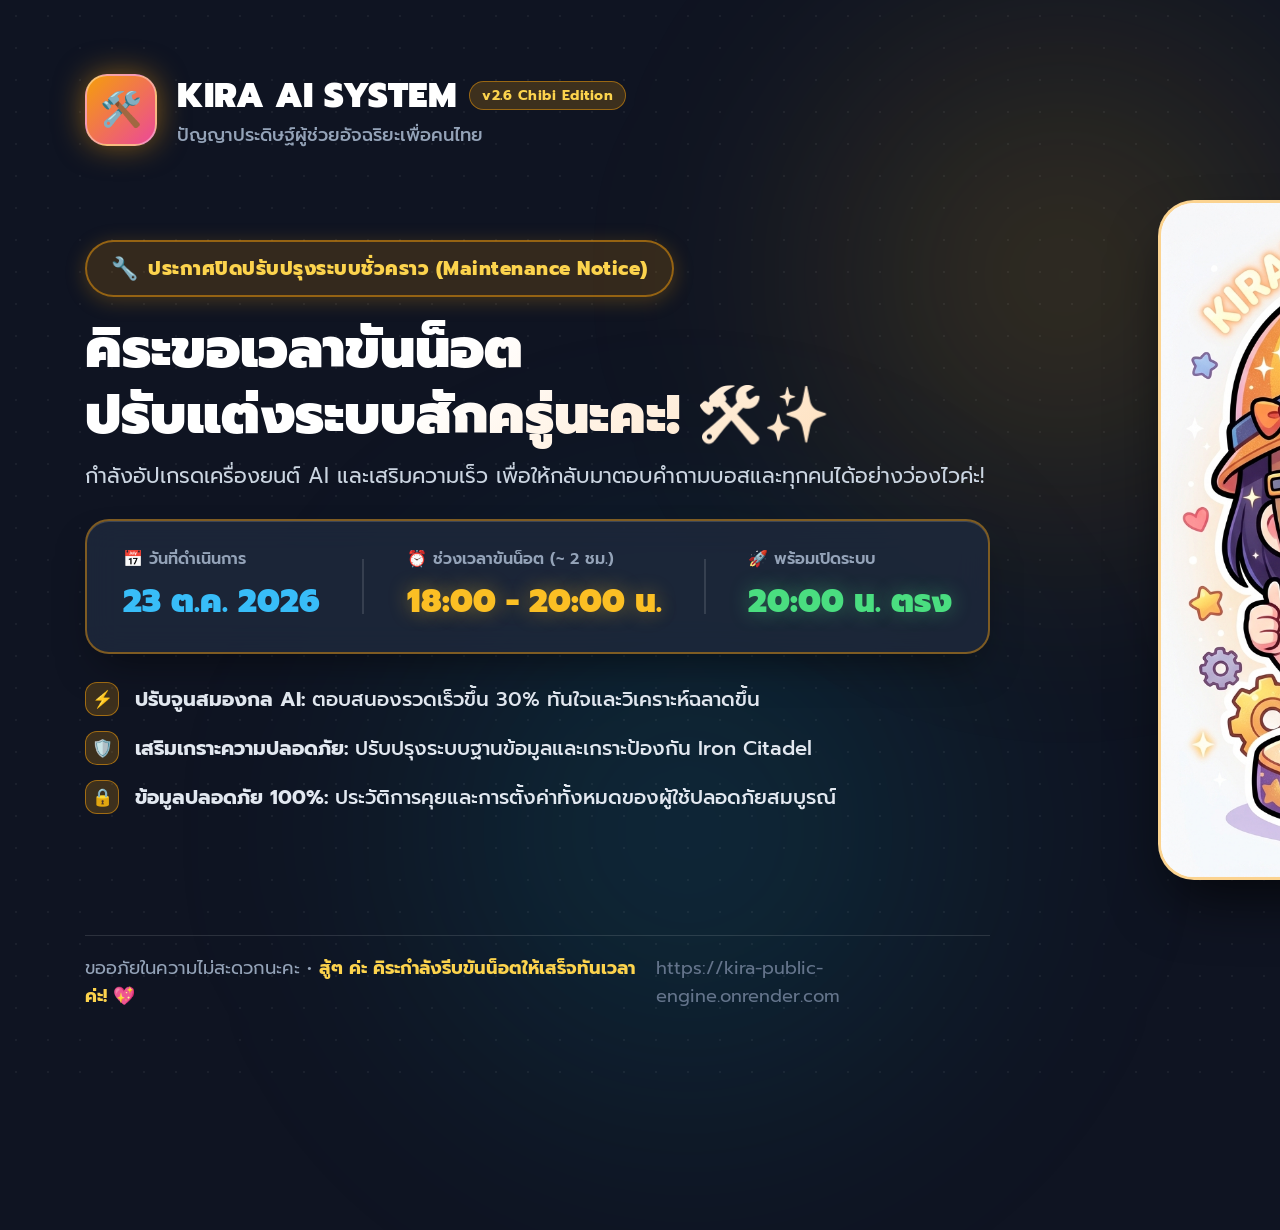
<file: scratch/maintenance_chibi_16x9.html>
<!DOCTYPE html>
<html lang="th">

<head>
    <meta charset="UTF-8">
    <link href="https://fonts.googleapis.com/css2?family=Prompt:wght@400;500;600;700;800;900&display=swap"
        rel="stylesheet">
    <style>
        * {
            margin: 0;
            padding: 0;
            box-sizing: border-box;
        }

        body {
            width: 1920px;
            height: 1080px;
            background: #0f1422;
            color: #f8fafc;
            font-family: 'Prompt', 'Leelawadee UI', sans-serif;
            overflow: hidden;
            position: relative;
            display: flex;
        }

        /* Ambient Glows */
        .ambient-glow-yellow {
            position: absolute;
            top: -100px;
            right: 25%;
            width: 750px;
            height: 750px;
            background: radial-gradient(circle, rgba(251, 191, 36, 0.18) 0%, rgba(251, 191, 36, 0) 70%);
            filter: blur(90px);
            z-index: 1;
            pointer-events: none;
        }

        .ambient-glow-cyan {
            position: absolute;
            bottom: -150px;
            left: 15%;
            width: 800px;
            height: 800px;
            background: radial-gradient(circle, rgba(6, 182, 212, 0.16) 0%, rgba(6, 182, 212, 0) 70%);
            filter: blur(100px);
            z-index: 1;
            pointer-events: none;
        }

        /* Cute polka dot background pattern */
        .pattern-overlay {
            position: absolute;
            inset: 0;
            background-image: radial-gradient(rgba(255, 255, 255, 0.05) 1.5px, transparent 1.5px);
            background-size: 32px 32px;
            z-index: 2;
            pointer-events: none;
        }

        /* Layout: Left Content (56%), Right Chibi Mascot (44%) */
        .left-col {
            width: 56%;
            height: 100%;
            padding: 70px 85px;
            display: flex;
            flex-direction: column;
            justify-content: space-between;
            position: relative;
            z-index: 10;
        }

        .brand-header {
            display: flex;
            align-items: center;
            gap: 20px;
        }

        .logo-box {
            width: 72px;
            height: 72px;
            border-radius: 22px;
            background: linear-gradient(135deg, #f59e0b, #ec4899);
            display: flex;
            align-items: center;
            justify-content: center;
            box-shadow: 0 0 30px rgba(245, 158, 11, 0.5);
            border: 2px solid rgba(255, 255, 255, 0.4);
            font-size: 34px;
        }

        .brand-info h2 {
            font-size: 34px;
            font-weight: 900;
            letter-spacing: 0.5px;
            color: #ffffff;
            display: flex;
            align-items: center;
            gap: 12px;
        }

        .brand-info h2 span {
            font-size: 14px;
            background: rgba(245, 158, 11, 0.2);
            border: 1px solid rgba(245, 158, 11, 0.5);
            color: #fcd34d;
            padding: 3px 12px;
            border-radius: 999px;
            font-weight: 700;
        }

        .brand-info p {
            font-size: 18px;
            color: #94a3b8;
            font-weight: 500;
        }

        /* Cute Pill Badge */
        .badge-bar {
            display: inline-flex;
            align-items: center;
            gap: 10px;
            padding: 10px 24px;
            background: rgba(245, 158, 11, 0.16);
            border: 2px solid rgba(245, 158, 11, 0.5);
            border-radius: 9999px;
            width: fit-content;
            box-shadow: 0 4px 20px rgba(245, 158, 11, 0.25);
            margin-bottom: 20px;
        }

        .badge-icon {
            font-size: 22px;
        }

        .badge-text {
            font-size: 19px;
            font-weight: 800;
            color: #fcd34d;
            letter-spacing: 0.5px;
        }

        /* Title */
        .main-title {
            font-size: 54px;
            font-weight: 900;
            line-height: 1.22;
            margin-bottom: 12px;
            background: linear-gradient(135deg, #ffffff 40%, #fed7aa 100%);
            -webkit-background-clip: text;
            -webkit-text-fill-color: transparent;
        }

        .sub-desc {
            font-size: 21px;
            color: #cbd5e1;
            font-weight: 400;
            margin-bottom: 26px;
            line-height: 1.5;
        }

        /* Time Highlight Card */
        .time-card {
            background: rgba(30, 41, 59, 0.85);
            border: 2px solid rgba(245, 158, 11, 0.45);
            border-radius: 24px;
            padding: 26px 36px;
            margin-bottom: 28px;
            box-shadow: 0 20px 40px -15px rgba(0, 0, 0, 0.5), inset 0 1px 0 rgba(255, 255, 255, 0.15);
            backdrop-filter: blur(16px);
        }

        .time-row {
            display: flex;
            align-items: center;
            justify-content: space-between;
        }

        .time-item {
            display: flex;
            flex-direction: column;
            gap: 6px;
        }

        .time-label {
            font-size: 16px;
            font-weight: 600;
            color: #94a3b8;
        }

        .time-val {
            font-size: 32px;
            font-weight: 900;
            color: #38bdf8;
        }

        .time-val.clock {
            color: #fbbf24;
            text-shadow: 0 0 20px rgba(251, 191, 36, 0.4);
        }

        .time-val.ready {
            color: #4ade80;
            text-shadow: 0 0 20px rgba(74, 222, 128, 0.4);
        }

        .time-divider {
            width: 2px;
            height: 55px;
            background: rgba(255, 255, 255, 0.12);
        }

        /* Bullet Points */
        .details-list {
            display: flex;
            flex-direction: column;
            gap: 15px;
            margin-bottom: 30px;
        }

        .detail-item {
            display: flex;
            align-items: center;
            gap: 16px;
            font-size: 20px;
            color: #e2e8f0;
            font-weight: 500;
        }

        .detail-icon {
            width: 34px;
            height: 34px;
            border-radius: 12px;
            background: rgba(245, 158, 11, 0.2);
            border: 1.5px solid rgba(245, 158, 11, 0.55);
            display: flex;
            align-items: center;
            justify-content: center;
            color: #fbbf24;
            font-size: 17px;
            flex-shrink: 0;
            font-weight: 800;
        }

        /* Footer */
        .footer-note {
            display: flex;
            justify-content: space-between;
            align-items: center;
            padding-top: 18px;
            border-top: 1px solid rgba(255, 255, 255, 0.12);
            color: #94a3b8;
            font-size: 18px;
        }

        .footer-note strong {
            color: #fcd34d;
        }

        /* Right Chibi Mascot Container */
        .right-col {
            width: 44%;
            height: 100%;
            position: relative;
            z-index: 5;
            display: flex;
            align-items: center;
            justify-content: center;
            padding: 40px;
        }

        .chibi-frame {
            position: relative;
            width: 680px;
            height: 680px;
            border-radius: 36px;
            overflow: hidden;
            box-shadow: 0 30px 60px -15px rgba(0, 0, 0, 0.7);
            border: 3px solid rgba(245, 158, 11, 0.45);
            background: #ffffff;
        }

        .chibi-frame img {
            width: 100%;
            height: 100%;
            object-fit: contain;
        }

        .chibi-badge {
            position: absolute;
            bottom: -20px;
            right: 40px;
            background: #1e293b;
            border: 2px solid #fbbf24;
            border-radius: 20px;
            padding: 12px 24px;
            box-shadow: 0 10px 25px rgba(0, 0, 0, 0.5);
            display: flex;
            align-items: center;
            gap: 10px;
            color: #fef08a;
            font-weight: 800;
            font-size: 17px;
        }
    </style>
</head>

<body>
    <div class="ambient-glow-yellow"></div>
    <div class="ambient-glow-cyan"></div>
    <div class="pattern-overlay"></div>

    <div class="left-col">
        <div class="brand-header">
            <div class="logo-box">🛠️</div>
            <div class="brand-info">
                <h2>KIRA AI SYSTEM <span>v2.6 Chibi Edition</span></h2>
                <p>ปัญญาประดิษฐ์ผู้ช่วยอัจฉริยะเพื่อคนไทย</p>
            </div>
        </div>

        <div>
            <div class="badge-bar">
                <span class="badge-icon">🔧</span>
                <span class="badge-text">ประกาศปิดปรับปรุงระบบชั่วคราว (Maintenance Notice)</span>
            </div>

            <h1 class="main-title">
                คิระขอเวลาขันน็อต<br>
                ปรับแต่งระบบสักครู่นะคะ! 🛠️✨
            </h1>
            <p class="sub-desc">
                กำลังอัปเกรดเครื่องยนต์ AI และเสริมความเร็ว เพื่อให้กลับมาตอบคำถามบอสและทุกคนได้อย่างว่องไวค่ะ!
            </p>

            <div class="time-card">
                <div class="time-row">
                    <div class="time-item">
                        <span class="time-label">📅 วันที่ดำเนินการ</span>
                        <span class="time-val">23 ต.ค. 2026</span>
                    </div>
                    <div class="time-divider"></div>
                    <div class="time-item">
                        <span class="time-label">⏰ ช่วงเวลาขันน็อต (~ 2 ชม.)</span>
                        <span class="time-val clock">18:00 - 20:00 น.</span>
                    </div>
                    <div class="time-divider"></div>
                    <div class="time-item">
                        <span class="time-label">🚀 พร้อมเปิดระบบ</span>
                        <span class="time-val ready">20:00 น. ตรง</span>
                    </div>
                </div>
            </div>

            <div class="details-list">
                <div class="detail-item">
                    <div class="detail-icon">⚡</div>
                    <span><strong>ปรับจูนสมองกล AI:</strong> ตอบสนองรวดเร็วขึ้น 30% ทันใจและวิเคราะห์ฉลาดขึ้น</span>
                </div>
                <div class="detail-item">
                    <div class="detail-icon">🛡️</div>
                    <span><strong>เสริมเกราะความปลอดภัย:</strong> ปรับปรุงระบบฐานข้อมูลและเกราะป้องกัน Iron
                        Citadel</span>
                </div>
                <div class="detail-item">
                    <div class="detail-icon">🔒</div>
                    <span><strong>ข้อมูลปลอดภัย 100%:</strong>
                        ประวัติการคุยและการตั้งค่าทั้งหมดของผู้ใช้ปลอดภัยสมบูรณ์</span>
                </div>
            </div>
        </div>

        <div class="footer-note">
            <span>ขออภัยในความไม่สะดวกนะคะ • <strong>สู้ๆ ค่ะ คิระกำลังรีบขันน็อตให้เสร็จทันเวลาค่ะ! 💖</strong></span>
            <span style="color: #64748b;">https://kira-public-engine.onrender.com</span>
        </div>
    </div>

    <div class="right-col">
        <div style="position: relative;">
            <div class="chibi-frame">
                <img src="../static/images/kira_chibi_maintenance.jpg" alt="Kira Chibi Maintenance">
            </div>
            <div class="chibi-badge">
                <span>⭐</span>
                <span>KIRA HARD AT WORK!</span>
            </div>
        </div>
    </div>
</body>

</html>
</file>
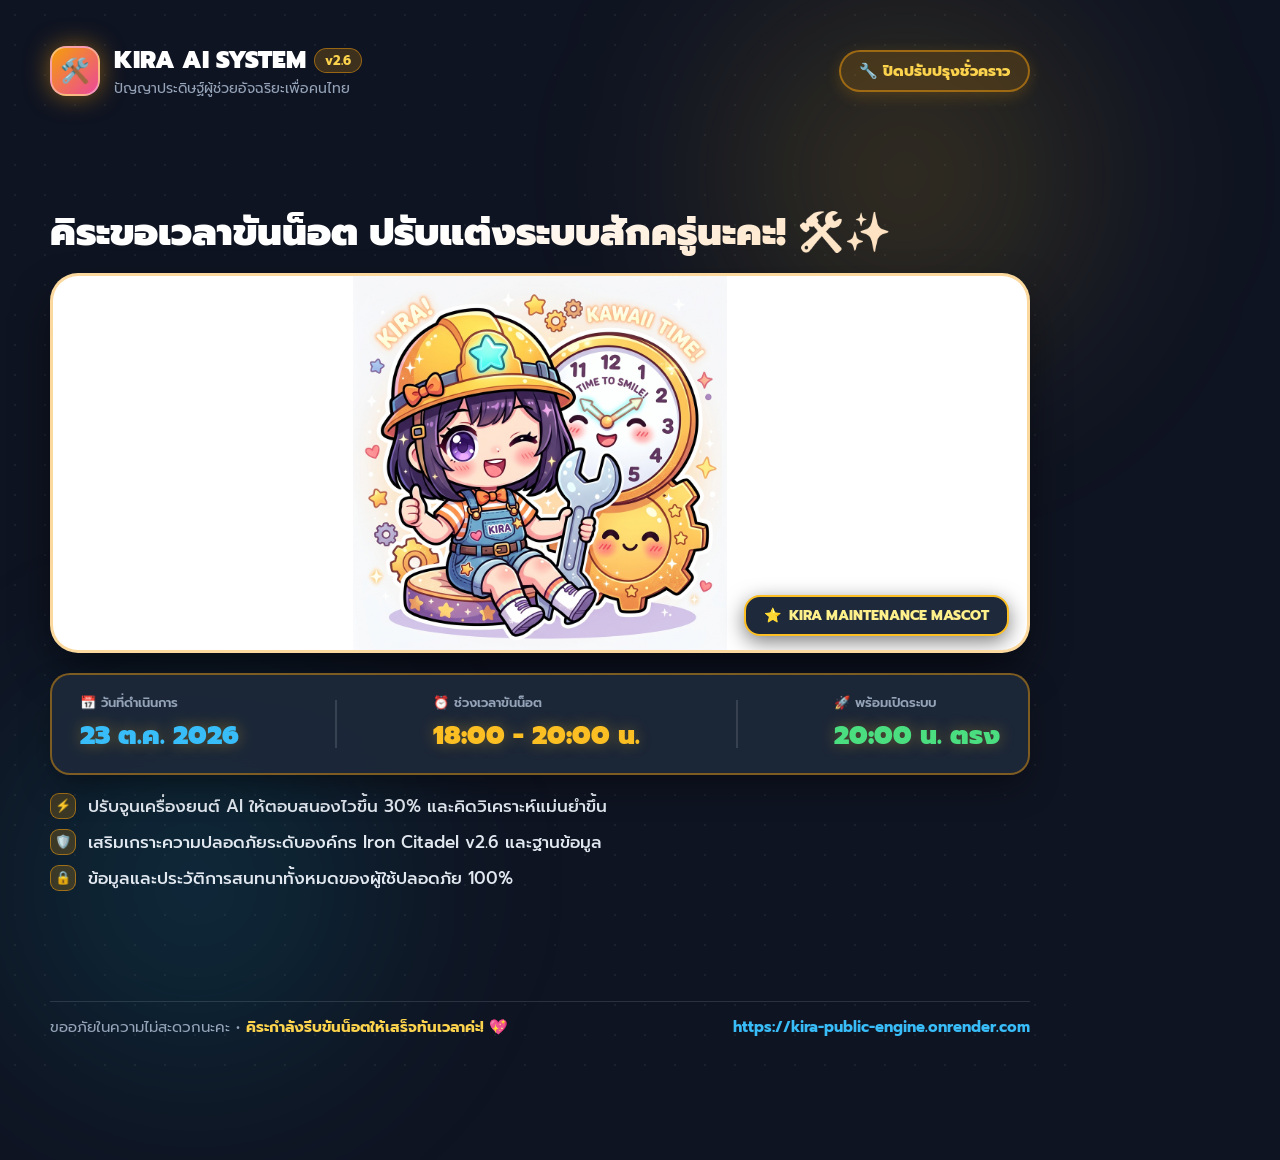
<file: scratch/maintenance_chibi_1x1.html>
<!DOCTYPE html>
<html lang="th">
<head>
    <meta charset="UTF-8">
    <link href="https://fonts.googleapis.com/css2?family=Prompt:wght@400;500;600;700;800;900&display=swap" rel="stylesheet">
    <style>
        * { margin: 0; padding: 0; box-sizing: border-box; }
        body {
            width: 1080px;
            height: 1080px;
            background: #0f1422;
            color: #f8fafc;
            font-family: 'Prompt', 'Leelawadee UI', sans-serif;
            overflow: hidden;
            position: relative;
            display: flex;
            flex-direction: column;
            justify-content: space-between;
            padding: 42px 50px;
        }

        .ambient-glow-1 {
            position: absolute;
            top: -100px;
            right: -100px;
            width: 550px;
            height: 550px;
            background: radial-gradient(circle, rgba(251, 191, 36, 0.2) 0%, rgba(251, 191, 36, 0) 70%);
            filter: blur(80px);
            z-index: 1;
        }
        .ambient-glow-2 {
            position: absolute;
            bottom: -80px;
            left: -80px;
            width: 550px;
            height: 550px;
            background: radial-gradient(circle, rgba(6, 182, 212, 0.18) 0%, rgba(6, 182, 212, 0) 70%);
            filter: blur(80px);
            z-index: 1;
        }
        .pattern-overlay {
            position: absolute;
            inset: 0;
            background-image: radial-gradient(rgba(255, 255, 255, 0.05) 1.5px, transparent 1.5px);
            background-size: 30px 30px;
            z-index: 2;
        }

        /* Header */
        .top-bar {
            position: relative;
            z-index: 10;
            display: flex;
            justify-content: space-between;
            align-items: center;
        }
        .brand-box {
            display: flex;
            align-items: center;
            gap: 14px;
        }
        .brand-icon {
            width: 50px;
            height: 50px;
            border-radius: 16px;
            background: linear-gradient(135deg, #f59e0b, #ec4899);
            display: flex;
            align-items: center;
            justify-content: center;
            box-shadow: 0 0 25px rgba(245, 158, 11, 0.5);
            border: 2px solid rgba(255, 255, 255, 0.4);
            font-size: 24px;
        }
        .brand-name {
            font-size: 24px;
            font-weight: 900;
            color: #ffffff;
            display: flex;
            align-items: center;
            gap: 8px;
        }
        .brand-name span {
            font-size: 13px;
            background: rgba(245, 158, 11, 0.2);
            border: 1px solid rgba(245, 158, 11, 0.5);
            color: #fcd34d;
            padding: 2px 10px;
            border-radius: 999px;
            font-weight: 700;
        }
        .brand-sub {
            font-size: 14px;
            color: #94a3b8;
        }

        .badge-pill {
            display: inline-flex;
            align-items: center;
            gap: 8px;
            padding: 8px 18px;
            background: rgba(245, 158, 11, 0.16);
            border: 2px solid rgba(245, 158, 11, 0.5);
            border-radius: 9999px;
            color: #fcd34d;
            font-size: 15px;
            font-weight: 800;
            box-shadow: 0 4px 15px rgba(245, 158, 11, 0.2);
        }

        /* Middle Body */
        .mid-content {
            position: relative;
            z-index: 10;
        }
        .headline {
            font-size: 38px;
            font-weight: 900;
            line-height: 1.25;
            margin-bottom: 16px;
            background: linear-gradient(135deg, #ffffff 40%, #fed7aa 100%);
            -webkit-background-clip: text;
            -webkit-text-fill-color: transparent;
        }

        /* Chibi Visual Card */
        .chibi-banner-card {
            position: relative;
            width: 100%;
            height: 380px;
            border-radius: 28px;
            overflow: hidden;
            border: 3px solid rgba(245, 158, 11, 0.4);
            box-shadow: 0 20px 45px -10px rgba(0, 0, 0, 0.7);
            margin-bottom: 20px;
            background: #ffffff;
            display: flex;
            align-items: center;
            justify-content: center;
        }
        .chibi-banner-card img {
            width: 100%;
            height: 100%;
            object-fit: contain;
        }
        .chibi-sticker-tag {
            position: absolute;
            bottom: 14px;
            right: 18px;
            background: #1e293b;
            border: 2px solid #fbbf24;
            border-radius: 16px;
            padding: 8px 18px;
            box-shadow: 0 6px 20px rgba(0,0,0,0.5);
            display: flex;
            align-items: center;
            gap: 8px;
            color: #fef08a;
            font-weight: 800;
            font-size: 14px;
        }

        /* Time & Date Card */
        .schedule-box {
            background: rgba(30, 41, 59, 0.88);
            border: 2px solid rgba(245, 158, 11, 0.45);
            border-radius: 20px;
            padding: 18px 28px;
            margin-bottom: 18px;
            box-shadow: 0 15px 35px -10px rgba(0, 0, 0, 0.5);
            display: flex;
            align-items: center;
            justify-content: space-between;
            backdrop-filter: blur(14px);
        }
        .schedule-col h4 {
            font-size: 13px;
            color: #94a3b8;
            font-weight: 600;
            margin-bottom: 4px;
        }
        .schedule-col .val {
            font-size: 26px;
            font-weight: 900;
            color: #fbbf24;
            text-shadow: 0 0 15px rgba(251, 191, 36, 0.35);
        }
        .schedule-divider {
            width: 2px;
            height: 48px;
            background: rgba(255, 255, 255, 0.12);
        }

        /* Points */
        .bullet-list {
            display: flex;
            flex-direction: column;
            gap: 10px;
        }
        .bullet-row {
            display: flex;
            align-items: center;
            gap: 12px;
            font-size: 17px;
            color: #e2e8f0;
            font-weight: 500;
        }
        .bullet-check {
            width: 26px;
            height: 26px;
            border-radius: 9px;
            background: rgba(245, 158, 11, 0.2);
            border: 1.5px solid rgba(245, 158, 11, 0.55);
            color: #fbbf24;
            display: flex;
            align-items: center;
            justify-content: center;
            font-size: 13px;
            font-weight: 800;
            flex-shrink: 0;
        }

        /* Bottom */
        .bottom-bar {
            position: relative;
            z-index: 10;
            display: flex;
            justify-content: space-between;
            align-items: center;
            padding-top: 14px;
            border-top: 1px solid rgba(255, 255, 255, 0.12);
            font-size: 15px;
            color: #94a3b8;
        }
        .bottom-bar strong {
            color: #fcd34d;
        }
    </style>
</head>
<body>
    <div class="ambient-glow-1"></div>
    <div class="ambient-glow-2"></div>
    <div class="pattern-overlay"></div>

    <div class="top-bar">
        <div class="brand-box">
            <div class="brand-icon">🛠️</div>
            <div>
                <div class="brand-name">KIRA AI SYSTEM <span>v2.6</span></div>
                <div class="brand-sub">ปัญญาประดิษฐ์ผู้ช่วยอัจฉริยะเพื่อคนไทย</div>
            </div>
        </div>
        <div class="badge-pill">
            🔧 ปิดปรับปรุงชั่วคราว
        </div>
    </div>

    <div class="mid-content">
        <div class="headline">
            คิระขอเวลาขันน็อต ปรับแต่งระบบสักครู่นะคะ! 🛠️✨
        </div>

        <div class="chibi-banner-card">
            <img src="../static/images/kira_chibi_maintenance.jpg" alt="Kira Chibi Mascot">
            <div class="chibi-sticker-tag">
                <span>⭐</span>
                <span>KIRA MAINTENANCE MASCOT</span>
            </div>
        </div>

        <div class="schedule-box">
            <div class="schedule-col">
                <h4>📅 วันที่ดำเนินการ</h4>
                <div class="val" style="color: #38bdf8;">23 ต.ค. 2026</div>
            </div>
            <div class="schedule-divider"></div>
            <div class="schedule-col">
                <h4>⏰ ช่วงเวลาขันน็อต</h4>
                <div class="val">18:00 - 20:00 น.</div>
            </div>
            <div class="schedule-divider"></div>
            <div class="schedule-col">
                <h4>🚀 พร้อมเปิดระบบ</h4>
                <div class="val" style="color: #4ade80;">20:00 น. ตรง</div>
            </div>
        </div>

        <div class="bullet-list">
            <div class="bullet-row">
                <div class="bullet-check">⚡</div>
                <span>ปรับจูนเครื่องยนต์ AI ให้ตอบสนองไวขึ้น 30% และคิดวิเคราะห์แม่นยำขึ้น</span>
            </div>
            <div class="bullet-row">
                <div class="bullet-check">🛡️</div>
                <span>เสริมเกราะความปลอดภัยระดับองค์กร Iron Citadel v2.6 และฐานข้อมูล</span>
            </div>
            <div class="bullet-row">
                <div class="bullet-check">🔒</div>
                <span>ข้อมูลและประวัติการสนทนาทั้งหมดของผู้ใช้ปลอดภัย 100%</span>
            </div>
        </div>
    </div>

    <div class="bottom-bar">
        <span>ขออภัยในความไม่สะดวกนะคะ • <strong>คิระกำลังรีบขันน็อตให้เสร็จทันเวลาค่ะ! 💖</strong></span>
        <span style="color: #38bdf8; font-weight: 700;">https://kira-public-engine.onrender.com</span>
    </div>
</body>
</html>
</file>
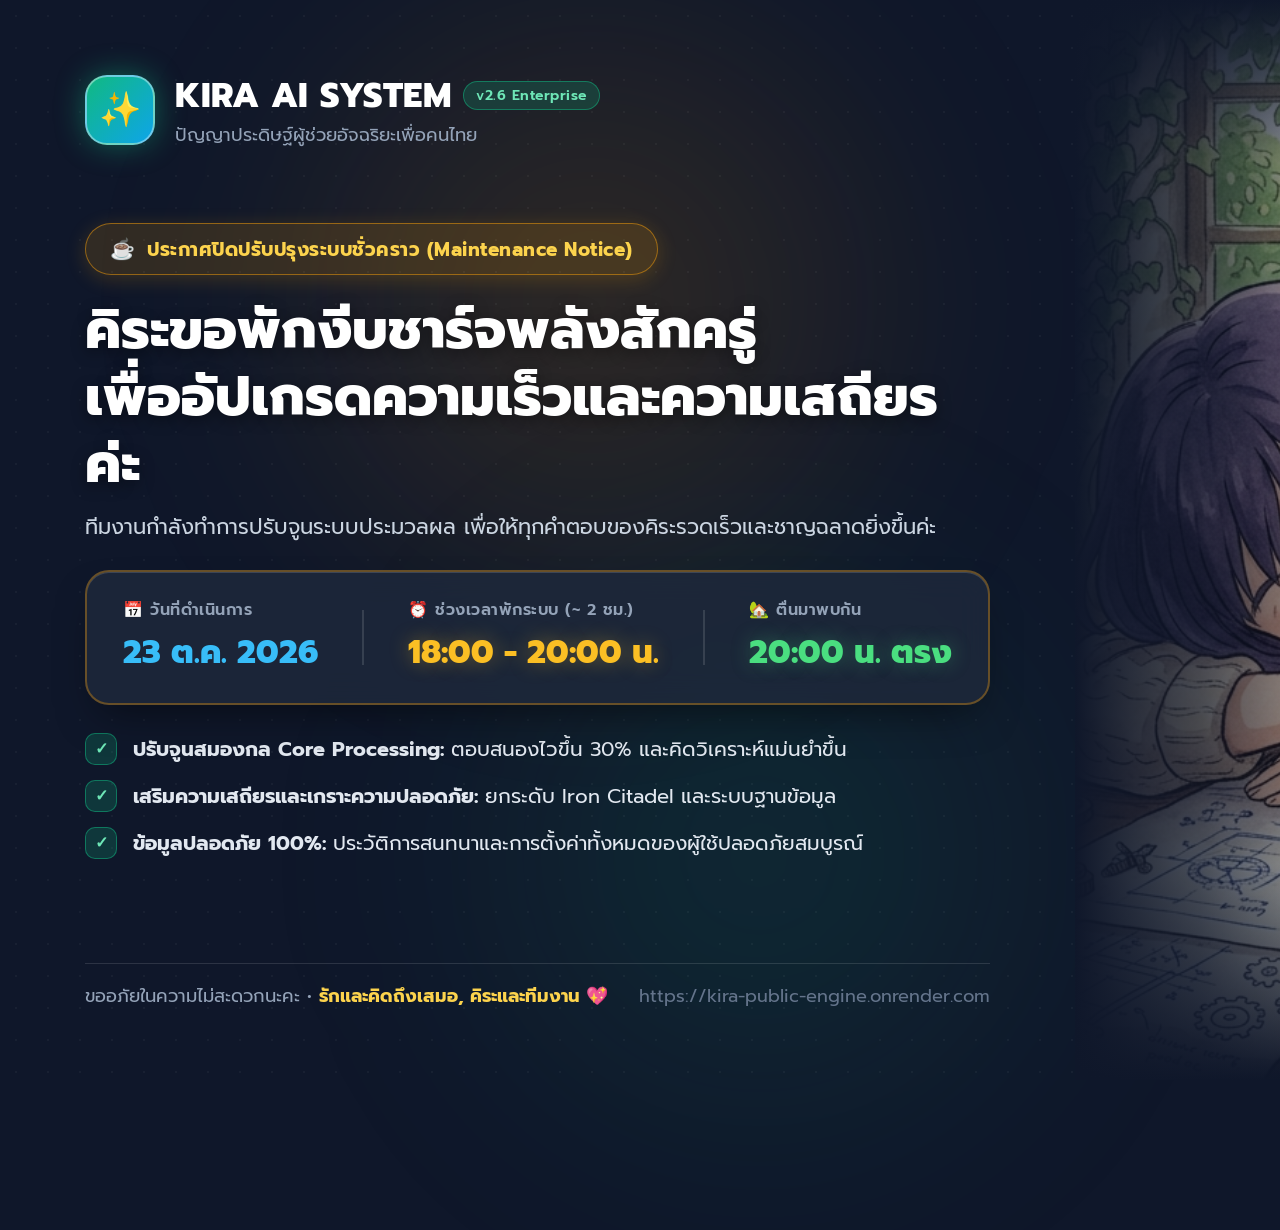
<file: scratch/maintenance_ghibli_16x9.html>
<!DOCTYPE html>
<html lang="th">
<head>
    <meta charset="UTF-8">
    <link href="https://fonts.googleapis.com/css2?family=Prompt:wght@300;400;500;600;700;800&family=Mali:wght@500;600;700&display=swap" rel="stylesheet">
    <style>
        * { margin: 0; padding: 0; box-sizing: border-box; }
        body {
            width: 1920px;
            height: 1080px;
            background: #0f172a;
            color: #f8fafc;
            font-family: 'Prompt', 'Leelawadee UI', sans-serif;
            overflow: hidden;
            position: relative;
            display: flex;
        }

        /* Warm Cozy Ambient Lighting */
        .ambient-glow-warm {
            position: absolute;
            top: -100px;
            left: 10%;
            width: 800px;
            height: 800px;
            background: radial-gradient(circle, rgba(245, 158, 11, 0.16) 0%, rgba(245, 158, 11, 0) 70%);
            filter: blur(90px);
            z-index: 1;
            pointer-events: none;
        }
        .ambient-glow-green {
            position: absolute;
            bottom: -150px;
            left: 20%;
            width: 750px;
            height: 750px;
            background: radial-gradient(circle, rgba(16, 185, 129, 0.14) 0%, rgba(16, 185, 129, 0) 70%);
            filter: blur(100px);
            z-index: 1;
            pointer-events: none;
        }

        /* Subtle organic texture */
        .texture-overlay {
            position: absolute;
            inset: 0;
            background-image: 
                radial-gradient(rgba(255, 255, 255, 0.04) 1px, transparent 1px);
            background-size: 32px 32px;
            z-index: 2;
            pointer-events: none;
        }

        /* Content Layout: Left Information (56%), Right Visual Art (44%) */
        .left-col {
            width: 56%;
            height: 100%;
            padding: 70px 85px;
            display: flex;
            flex-direction: column;
            justify-content: space-between;
            position: relative;
            z-index: 10;
        }

        .brand-header {
            display: flex;
            align-items: center;
            gap: 20px;
        }
        .logo-box {
            width: 70px;
            height: 70px;
            border-radius: 22px;
            background: linear-gradient(135deg, #10b981, #0ea5e9);
            display: flex;
            align-items: center;
            justify-content: center;
            box-shadow: 0 0 30px rgba(16, 185, 129, 0.45);
            border: 2px solid rgba(255, 255, 255, 0.4);
            font-size: 34px;
        }
        .brand-info h2 {
            font-size: 34px;
            font-weight: 800;
            letter-spacing: 0.5px;
            color: #ffffff;
            display: flex;
            align-items: center;
            gap: 12px;
        }
        .brand-info h2 span {
            font-size: 14px;
            background: rgba(16, 185, 129, 0.2);
            border: 1px solid rgba(16, 185, 129, 0.5);
            color: #6ee7b7;
            padding: 3px 12px;
            border-radius: 999px;
            font-weight: 600;
        }
        .brand-info p {
            font-size: 18px;
            color: #94a3b8;
            font-weight: 400;
        }

        /* Badge */
        .badge-bar {
            display: inline-flex;
            align-items: center;
            gap: 12px;
            padding: 10px 24px;
            background: rgba(245, 158, 11, 0.15);
            border: 1.5px solid rgba(245, 158, 11, 0.5);
            border-radius: 9999px;
            width: fit-content;
            box-shadow: 0 4px 20px rgba(245, 158, 11, 0.2);
            margin-bottom: 22px;
        }
        .badge-icon {
            font-size: 20px;
        }
        .badge-text {
            font-size: 19px;
            font-weight: 700;
            color: #fcd34d;
            letter-spacing: 0.5px;
        }

        /* Title */
        .main-title {
            font-size: 54px;
            font-weight: 800;
            line-height: 1.24;
            margin-bottom: 14px;
            color: #ffffff;
            text-shadow: 0 4px 15px rgba(0, 0, 0, 0.4);
        }
        .sub-desc {
            font-size: 21px;
            color: #cbd5e1;
            font-weight: 400;
            margin-bottom: 26px;
            line-height: 1.5;
        }

        /* Time Highlight Card */
        .time-card {
            background: rgba(30, 41, 59, 0.85);
            border: 2px solid rgba(245, 158, 11, 0.35);
            border-radius: 24px;
            padding: 26px 36px;
            margin-bottom: 28px;
            box-shadow: 0 20px 40px -15px rgba(0, 0, 0, 0.5), inset 0 1px 0 rgba(255, 255, 255, 0.15);
            backdrop-filter: blur(16px);
        }
        .time-row {
            display: flex;
            align-items: center;
            justify-content: space-between;
        }
        .time-item {
            display: flex;
            flex-direction: column;
            gap: 6px;
        }
        .time-label {
            font-size: 16px;
            font-weight: 600;
            color: #94a3b8;
            letter-spacing: 0.5px;
        }
        .time-val {
            font-size: 32px;
            font-weight: 800;
            color: #38bdf8;
        }
        .time-val.clock {
            color: #fbbf24;
            text-shadow: 0 0 20px rgba(251, 191, 36, 0.35);
        }
        .time-val.ready {
            color: #4ade80;
            text-shadow: 0 0 20px rgba(74, 222, 128, 0.35);
        }
        .time-divider {
            width: 1.5px;
            height: 55px;
            background: rgba(255, 255, 255, 0.12);
        }

        /* Bullet Points */
        .details-list {
            display: flex;
            flex-direction: column;
            gap: 15px;
            margin-bottom: 30px;
        }
        .detail-item {
            display: flex;
            align-items: center;
            gap: 16px;
            font-size: 20px;
            color: #e2e8f0;
            font-weight: 400;
        }
        .detail-icon {
            width: 32px;
            height: 32px;
            border-radius: 10px;
            background: rgba(16, 185, 129, 0.2);
            border: 1px solid rgba(16, 185, 129, 0.5);
            display: flex;
            align-items: center;
            justify-content: center;
            color: #6ee7b7;
            font-size: 16px;
            flex-shrink: 0;
            font-weight: 700;
        }

        /* Footer */
        .footer-note {
            display: flex;
            justify-content: space-between;
            align-items: center;
            padding-top: 18px;
            border-top: 1px solid rgba(255, 255, 255, 0.12);
            color: #94a3b8;
            font-size: 18px;
        }
        .footer-note strong {
            color: #fcd34d;
        }

        /* Right Visual Art Container */
        .right-col {
            width: 44%;
            height: 100%;
            position: relative;
            z-index: 5;
            display: flex;
            align-items: center;
            justify-content: center;
        }
        .image-frame {
            position: relative;
            width: 100%;
            height: 100%;
            overflow: hidden;
        }
        .image-frame img {
            width: 100%;
            height: 100%;
            object-fit: cover;
            object-position: center;
        }
        /* Soft natural watercolor mask */
        .image-mask {
            position: absolute;
            inset: 0;
            background: linear-gradient(90deg, #0f172a 0%, rgba(15, 23, 42, 0.75) 15%, rgba(15, 23, 42, 0) 45%),
                        linear-gradient(0deg, #0f172a 0%, rgba(15, 23, 42, 0) 20%),
                        linear-gradient(180deg, #0f172a 0%, rgba(15, 23, 42, 0) 15%);
            pointer-events: none;
        }
        .ghibli-tag {
            position: absolute;
            bottom: 45px;
            right: 50px;
            padding: 14px 24px;
            background: rgba(15, 23, 42, 0.88);
            border: 1.5px solid rgba(245, 158, 11, 0.4);
            border-radius: 20px;
            backdrop-filter: blur(12px);
            box-shadow: 0 10px 30px rgba(0,0,0,0.5);
            display: flex;
            align-items: center;
            gap: 12px;
            color: #fef08a;
            font-weight: 600;
            font-size: 16px;
        }
    </style>
</head>
<body>
    <div class="ambient-glow-warm"></div>
    <div class="ambient-glow-green"></div>
    <div class="texture-overlay"></div>

    <div class="left-col">
        <div class="brand-header">
            <div class="logo-box">✨</div>
            <div class="brand-info">
                <h2>KIRA AI SYSTEM <span>v2.6 Enterprise</span></h2>
                <p>ปัญญาประดิษฐ์ผู้ช่วยอัจฉริยะเพื่อคนไทย</p>
            </div>
        </div>

        <div>
            <div class="badge-bar">
                <span class="badge-icon">☕</span>
                <span class="badge-text">ประกาศปิดปรับปรุงระบบชั่วคราว (Maintenance Notice)</span>
            </div>

            <h1 class="main-title">
                คิระขอพักงีบชาร์จพลังสักครู่<br>
                เพื่ออัปเกรดความเร็วและความเสถียรค่ะ
            </h1>
            <p class="sub-desc">
                ทีมงานกำลังทำการปรับจูนระบบประมวลผล เพื่อให้ทุกคำตอบของคิระรวดเร็วและชาญฉลาดยิ่งขึ้นค่ะ
            </p>

            <div class="time-card">
                <div class="time-row">
                    <div class="time-item">
                        <span class="time-label">📅 วันที่ดำเนินการ</span>
                        <span class="time-val">23 ต.ค. 2026</span>
                    </div>
                    <div class="time-divider"></div>
                    <div class="time-item">
                        <span class="time-label">⏰ ช่วงเวลาพักระบบ (~ 2 ชม.)</span>
                        <span class="time-val clock">18:00 - 20:00 น.</span>
                    </div>
                    <div class="time-divider"></div>
                    <div class="time-item">
                        <span class="time-label">🏡 ตื่นมาพบกัน</span>
                        <span class="time-val ready">20:00 น. ตรง</span>
                    </div>
                </div>
            </div>

            <div class="details-list">
                <div class="detail-item">
                    <div class="detail-icon">✓</div>
                    <span><strong>ปรับจูนสมองกล Core Processing:</strong> ตอบสนองไวขึ้น 30% และคิดวิเคราะห์แม่นยำขึ้น</span>
                </div>
                <div class="detail-item">
                    <div class="detail-icon">✓</div>
                    <span><strong>เสริมความเสถียรและเกราะความปลอดภัย:</strong> ยกระดับ Iron Citadel และระบบฐานข้อมูล</span>
                </div>
                <div class="detail-item">
                    <div class="detail-icon">✓</div>
                    <span><strong>ข้อมูลปลอดภัย 100%:</strong> ประวัติการสนทนาและการตั้งค่าทั้งหมดของผู้ใช้ปลอดภัยสมบูรณ์</span>
                </div>
            </div>
        </div>

        <div class="footer-note">
            <span>ขออภัยในความไม่สะดวกนะคะ • <strong>รักและคิดถึงเสมอ, คิระและทีมงาน 💖</strong></span>
            <span style="color: #64748b;">https://kira-public-engine.onrender.com</span>
        </div>
    </div>

    <div class="right-col">
        <div class="image-frame">
            <img src="../static/images/kira_ghibli_maintenance.jpg" alt="Kira Ghibli Artwork">
            <div class="image-mask"></div>
            <div class="ghibli-tag">
                <span>🌱</span>
                <span>Kira Cozy Recharge Mode</span>
            </div>
        </div>
    </div>
</body>
</html>
</file>
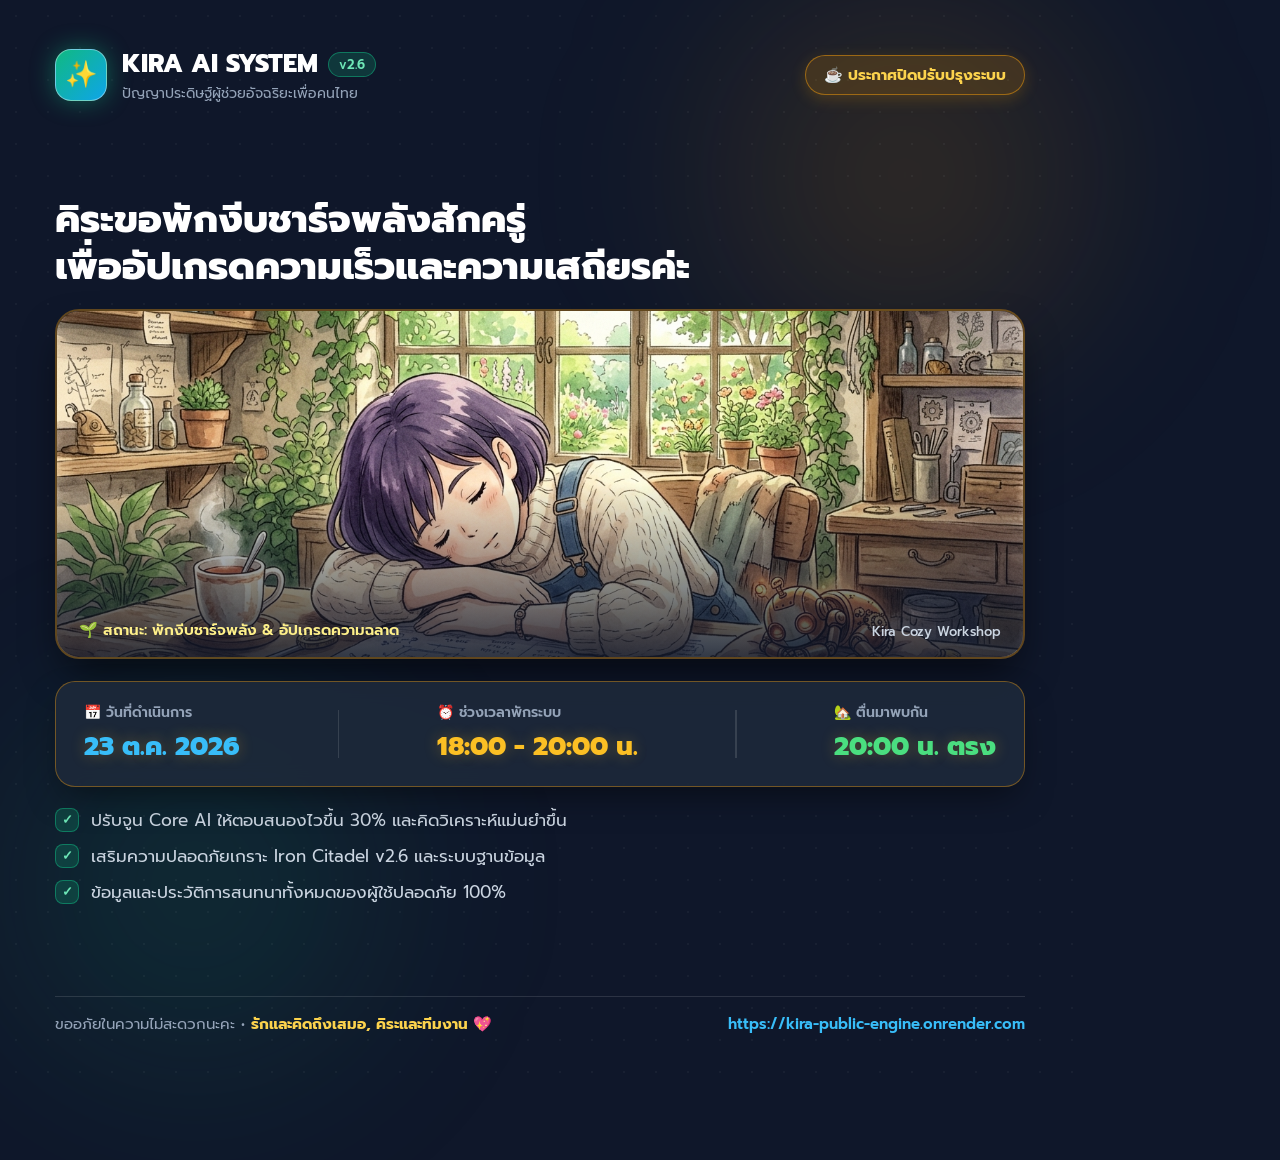
<file: scratch/maintenance_ghibli_1x1.html>
<!DOCTYPE html>
<html lang="th">
<head>
    <meta charset="UTF-8">
    <link href="https://fonts.googleapis.com/css2?family=Prompt:wght@300;400;500;600;700;800&family=Mali:wght@500;600;700&display=swap" rel="stylesheet">
    <style>
        * { margin: 0; padding: 0; box-sizing: border-box; }
        body {
            width: 1080px;
            height: 1080px;
            background: #0f172a;
            color: #f8fafc;
            font-family: 'Prompt', 'Leelawadee UI', sans-serif;
            overflow: hidden;
            position: relative;
            display: flex;
            flex-direction: column;
            justify-content: space-between;
            padding: 45px 55px;
        }

        .ambient-glow-1 {
            position: absolute;
            top: -100px;
            right: -100px;
            width: 550px;
            height: 550px;
            background: radial-gradient(circle, rgba(245, 158, 11, 0.18) 0%, rgba(245, 158, 11, 0) 70%);
            filter: blur(80px);
            z-index: 1;
        }
        .ambient-glow-2 {
            position: absolute;
            bottom: -80px;
            left: -80px;
            width: 550px;
            height: 550px;
            background: radial-gradient(circle, rgba(16, 185, 129, 0.16) 0%, rgba(16, 185, 129, 0) 70%);
            filter: blur(80px);
            z-index: 1;
        }
        .texture-overlay {
            position: absolute;
            inset: 0;
            background-image: 
                radial-gradient(rgba(255, 255, 255, 0.04) 1px, transparent 1px);
            background-size: 32px 32px;
            z-index: 2;
        }

        /* Header */
        .top-bar {
            position: relative;
            z-index: 10;
            display: flex;
            justify-content: space-between;
            align-items: center;
        }
        .brand-box {
            display: flex;
            align-items: center;
            gap: 15px;
        }
        .brand-icon {
            width: 52px;
            height: 52px;
            border-radius: 16px;
            background: linear-gradient(135deg, #10b981, #0ea5e9);
            display: flex;
            align-items: center;
            justify-content: center;
            box-shadow: 0 0 25px rgba(16, 185, 129, 0.45);
            border: 1.5px solid rgba(255, 255, 255, 0.4);
            font-size: 26px;
        }
        .brand-name {
            font-size: 25px;
            font-weight: 800;
            color: #ffffff;
            display: flex;
            align-items: center;
            gap: 10px;
        }
        .brand-name span {
            font-size: 13px;
            background: rgba(16, 185, 129, 0.2);
            border: 1px solid rgba(16, 185, 129, 0.5);
            color: #6ee7b7;
            padding: 2px 10px;
            border-radius: 999px;
            font-weight: 600;
        }
        .brand-sub {
            font-size: 14px;
            color: #94a3b8;
        }

        .badge-pill {
            display: inline-flex;
            align-items: center;
            gap: 8px;
            padding: 8px 18px;
            background: rgba(245, 158, 11, 0.16);
            border: 1.5px solid rgba(245, 158, 11, 0.5);
            border-radius: 9999px;
            color: #fcd34d;
            font-size: 15px;
            font-weight: 700;
            box-shadow: 0 4px 15px rgba(245, 158, 11, 0.2);
        }

        /* Middle Body */
        .mid-content {
            position: relative;
            z-index: 10;
        }
        .headline {
            font-size: 38px;
            font-weight: 800;
            line-height: 1.25;
            margin-bottom: 18px;
            color: #ffffff;
        }

        /* Ghibli Artwork Box */
        .art-banner-box {
            position: relative;
            width: 100%;
            height: 350px;
            border-radius: 24px;
            overflow: hidden;
            border: 2px solid rgba(245, 158, 11, 0.35);
            box-shadow: 0 20px 40px -10px rgba(0, 0, 0, 0.65);
            margin-bottom: 22px;
        }
        .art-banner-box img {
            width: 100%;
            height: 100%;
            object-fit: cover;
            object-position: center 40%;
        }
        .art-overlay-gradient {
            position: absolute;
            inset: 0;
            background: linear-gradient(0deg, rgba(15, 23, 42, 0.85) 0%, rgba(15, 23, 42, 0) 50%);
        }
        .art-overlay-text {
            position: absolute;
            bottom: 16px;
            left: 22px;
            right: 22px;
            display: flex;
            justify-content: space-between;
            align-items: flex-end;
        }
        .art-status {
            font-size: 15px;
            color: #fef08a;
            font-weight: 600;
        }

        /* Time & Date Card */
        .schedule-box {
            background: rgba(30, 41, 59, 0.88);
            border: 1.5px solid rgba(245, 158, 11, 0.4);
            border-radius: 20px;
            padding: 20px 28px;
            margin-bottom: 20px;
            box-shadow: 0 15px 35px -10px rgba(0, 0, 0, 0.5);
            display: flex;
            align-items: center;
            justify-content: space-between;
            backdrop-filter: blur(12px);
        }
        .schedule-col h4 {
            font-size: 14px;
            color: #94a3b8;
            font-weight: 600;
            margin-bottom: 4px;
        }
        .schedule-col .val {
            font-size: 26px;
            font-weight: 800;
            color: #fbbf24;
            text-shadow: 0 0 15px rgba(251, 191, 36, 0.3);
        }
        .schedule-divider {
            width: 1.5px;
            height: 48px;
            background: rgba(255, 255, 255, 0.12);
        }

        /* Points */
        .bullet-list {
            display: flex;
            flex-direction: column;
            gap: 10px;
        }
        .bullet-row {
            display: flex;
            align-items: center;
            gap: 12px;
            font-size: 17px;
            color: #cbd5e1;
        }
        .bullet-check {
            width: 24px;
            height: 24px;
            border-radius: 8px;
            background: rgba(16, 185, 129, 0.2);
            border: 1px solid rgba(16, 185, 129, 0.5);
            color: #6ee7b7;
            display: flex;
            align-items: center;
            justify-content: center;
            font-size: 13px;
            font-weight: 700;
            flex-shrink: 0;
        }

        /* Bottom */
        .bottom-bar {
            position: relative;
            z-index: 10;
            display: flex;
            justify-content: space-between;
            align-items: center;
            padding-top: 16px;
            border-top: 1px solid rgba(255, 255, 255, 0.12);
            font-size: 15px;
            color: #94a3b8;
        }
        .bottom-bar strong {
            color: #fcd34d;
        }
    </style>
</head>
<body>
    <div class="ambient-glow-1"></div>
    <div class="ambient-glow-2"></div>
    <div class="texture-overlay"></div>

    <div class="top-bar">
        <div class="brand-box">
            <div class="brand-icon">✨</div>
            <div>
                <div class="brand-name">KIRA AI SYSTEM <span>v2.6</span></div>
                <div class="brand-sub">ปัญญาประดิษฐ์ผู้ช่วยอัจฉริยะเพื่อคนไทย</div>
            </div>
        </div>
        <div class="badge-pill">
            ☕ ประกาศปิดปรับปรุงระบบ
        </div>
    </div>

    <div class="mid-content">
        <div class="headline">
            คิระขอพักงีบชาร์จพลังสักครู่<br>
            เพื่ออัปเกรดความเร็วและความเสถียรค่ะ
        </div>

        <div class="art-banner-box">
            <img src="../static/images/kira_ghibli_maintenance.jpg" alt="Kira Ghibli Artwork">
            <div class="art-overlay-gradient"></div>
            <div class="art-overlay-text">
                <div class="art-status">
                    🌱 สถานะ: <span>พักงีบชาร์จพลัง & อัปเกรดความฉลาด</span>
                </div>
                <div style="font-size: 13px; color: #cbd5e1; font-weight: 500;">
                    Kira Cozy Workshop
                </div>
            </div>
        </div>

        <div class="schedule-box">
            <div class="schedule-col">
                <h4>📅 วันที่ดำเนินการ</h4>
                <div class="val" style="color: #38bdf8;">23 ต.ค. 2026</div>
            </div>
            <div class="schedule-divider"></div>
            <div class="schedule-col">
                <h4>⏰ ช่วงเวลาพักระบบ</h4>
                <div class="val">18:00 - 20:00 น.</div>
            </div>
            <div class="schedule-divider"></div>
            <div class="schedule-col">
                <h4>🏡 ตื่นมาพบกัน</h4>
                <div class="val" style="color: #4ade80;">20:00 น. ตรง</div>
            </div>
        </div>

        <div class="bullet-list">
            <div class="bullet-row">
                <div class="bullet-check">✓</div>
                <span>ปรับจูน Core AI ให้ตอบสนองไวขึ้น 30% และคิดวิเคราะห์แม่นยำขึ้น</span>
            </div>
            <div class="bullet-row">
                <div class="bullet-check">✓</div>
                <span>เสริมความปลอดภัยเกราะ Iron Citadel v2.6 และระบบฐานข้อมูล</span>
            </div>
            <div class="bullet-row">
                <div class="bullet-check">✓</div>
                <span>ข้อมูลและประวัติการสนทนาทั้งหมดของผู้ใช้ปลอดภัย 100%</span>
            </div>
        </div>
    </div>

    <div class="bottom-bar">
        <span>ขออภัยในความไม่สะดวกนะคะ • <strong>รักและคิดถึงเสมอ, คิระและทีมงาน 💖</strong></span>
        <span style="color: #38bdf8; font-weight: 600;">https://kira-public-engine.onrender.com</span>
    </div>
</body>
</html>
</file>
